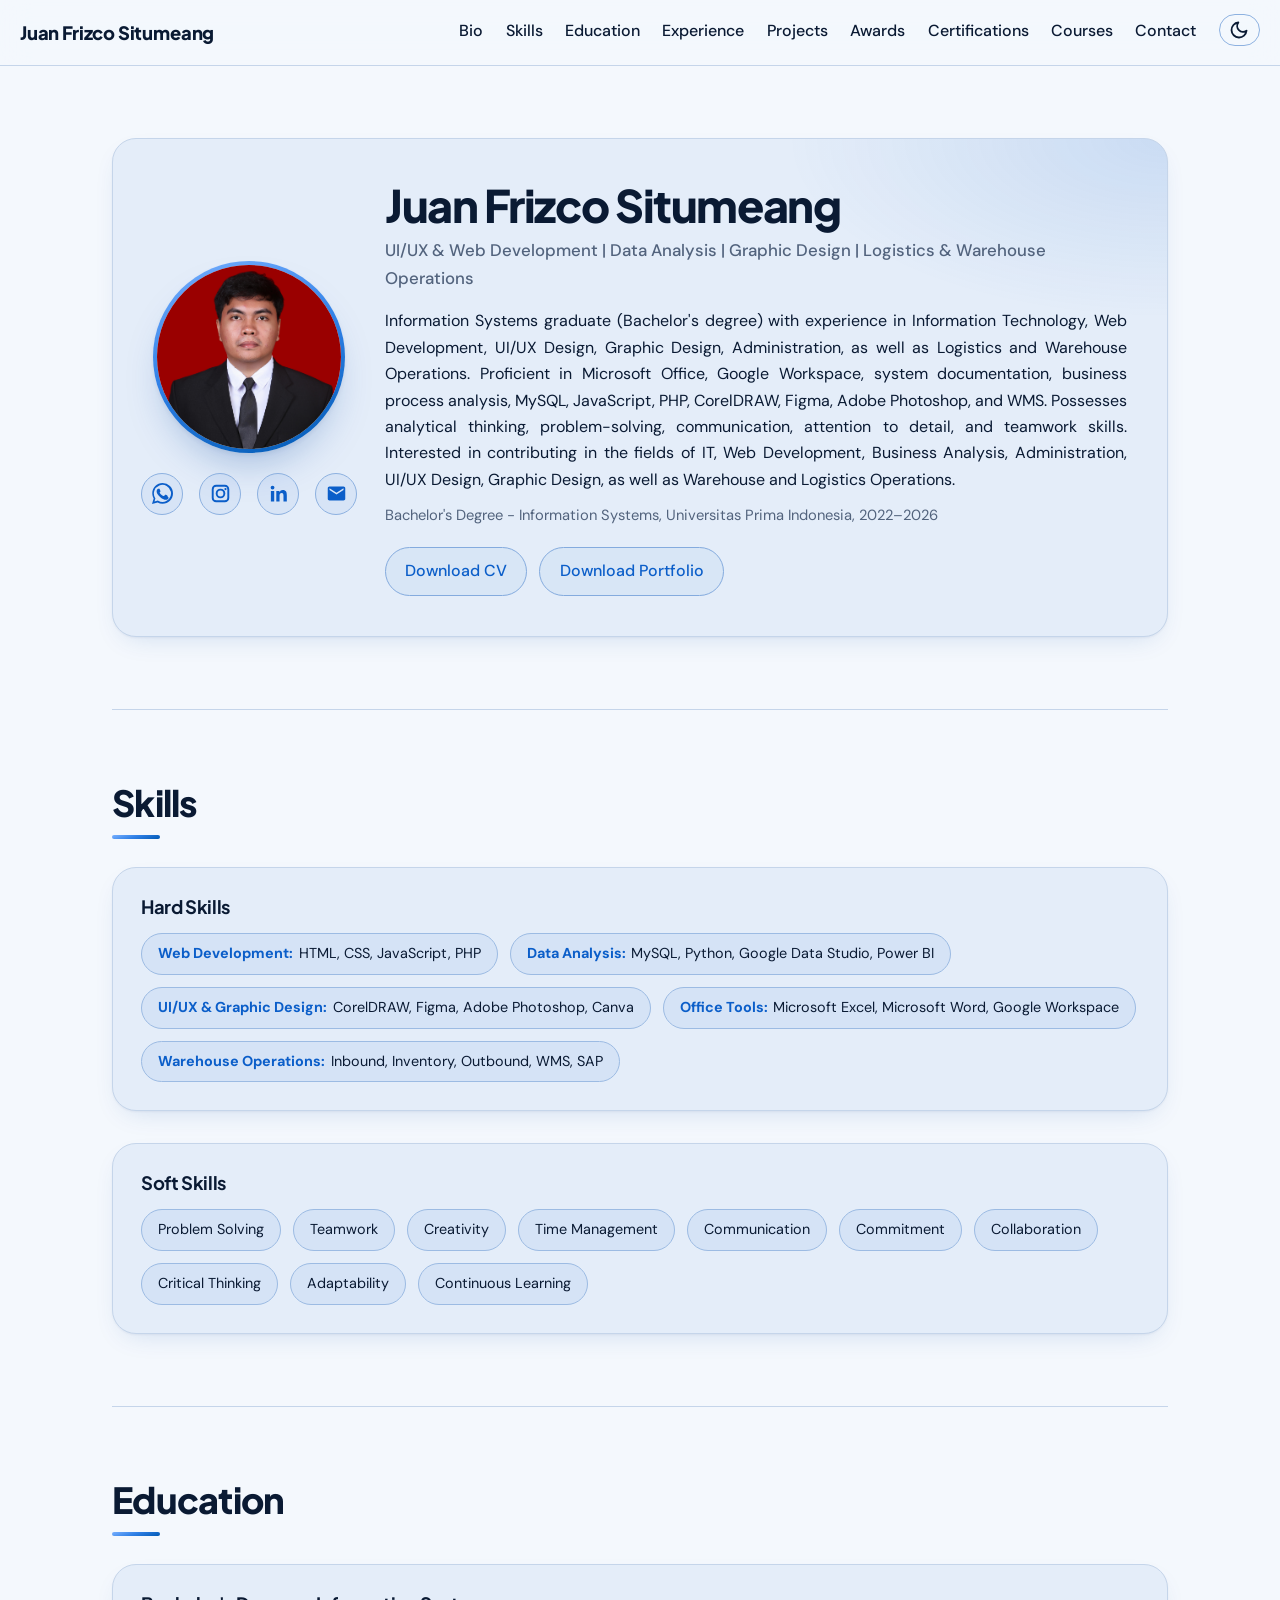
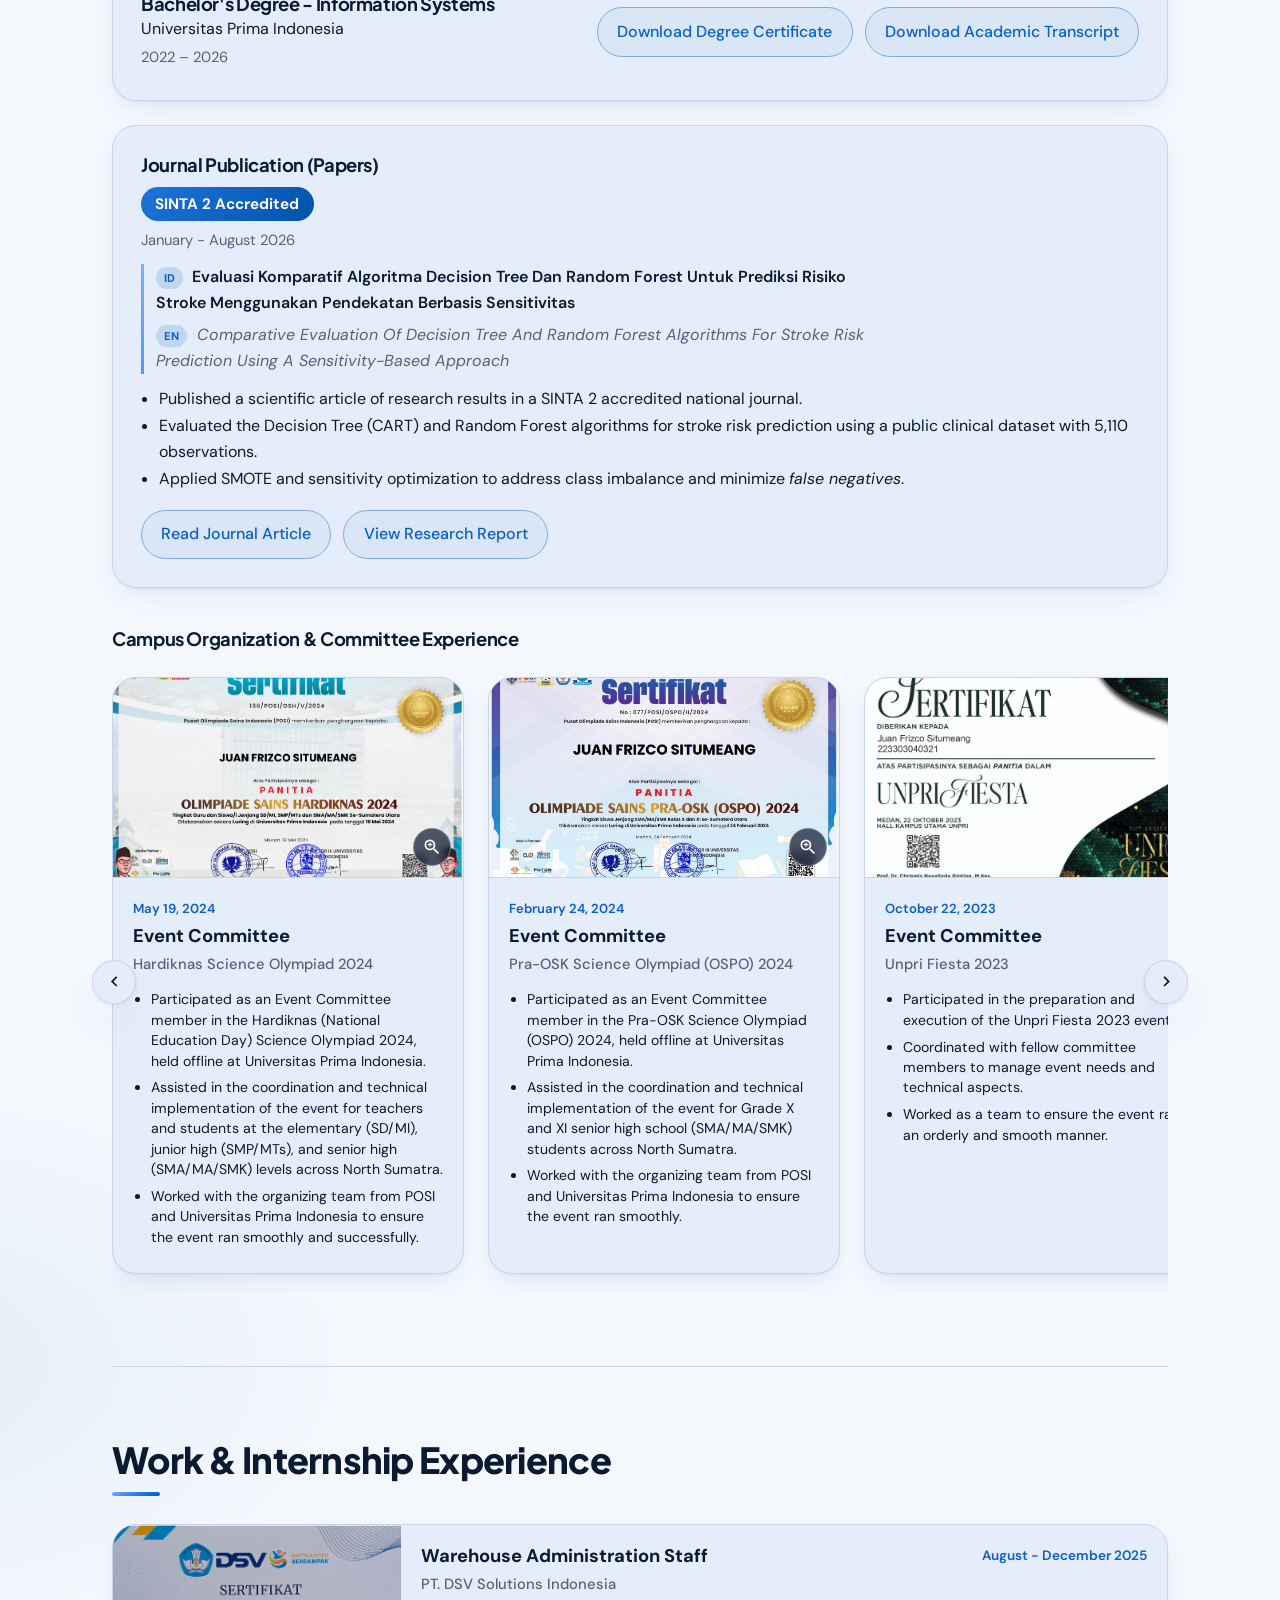
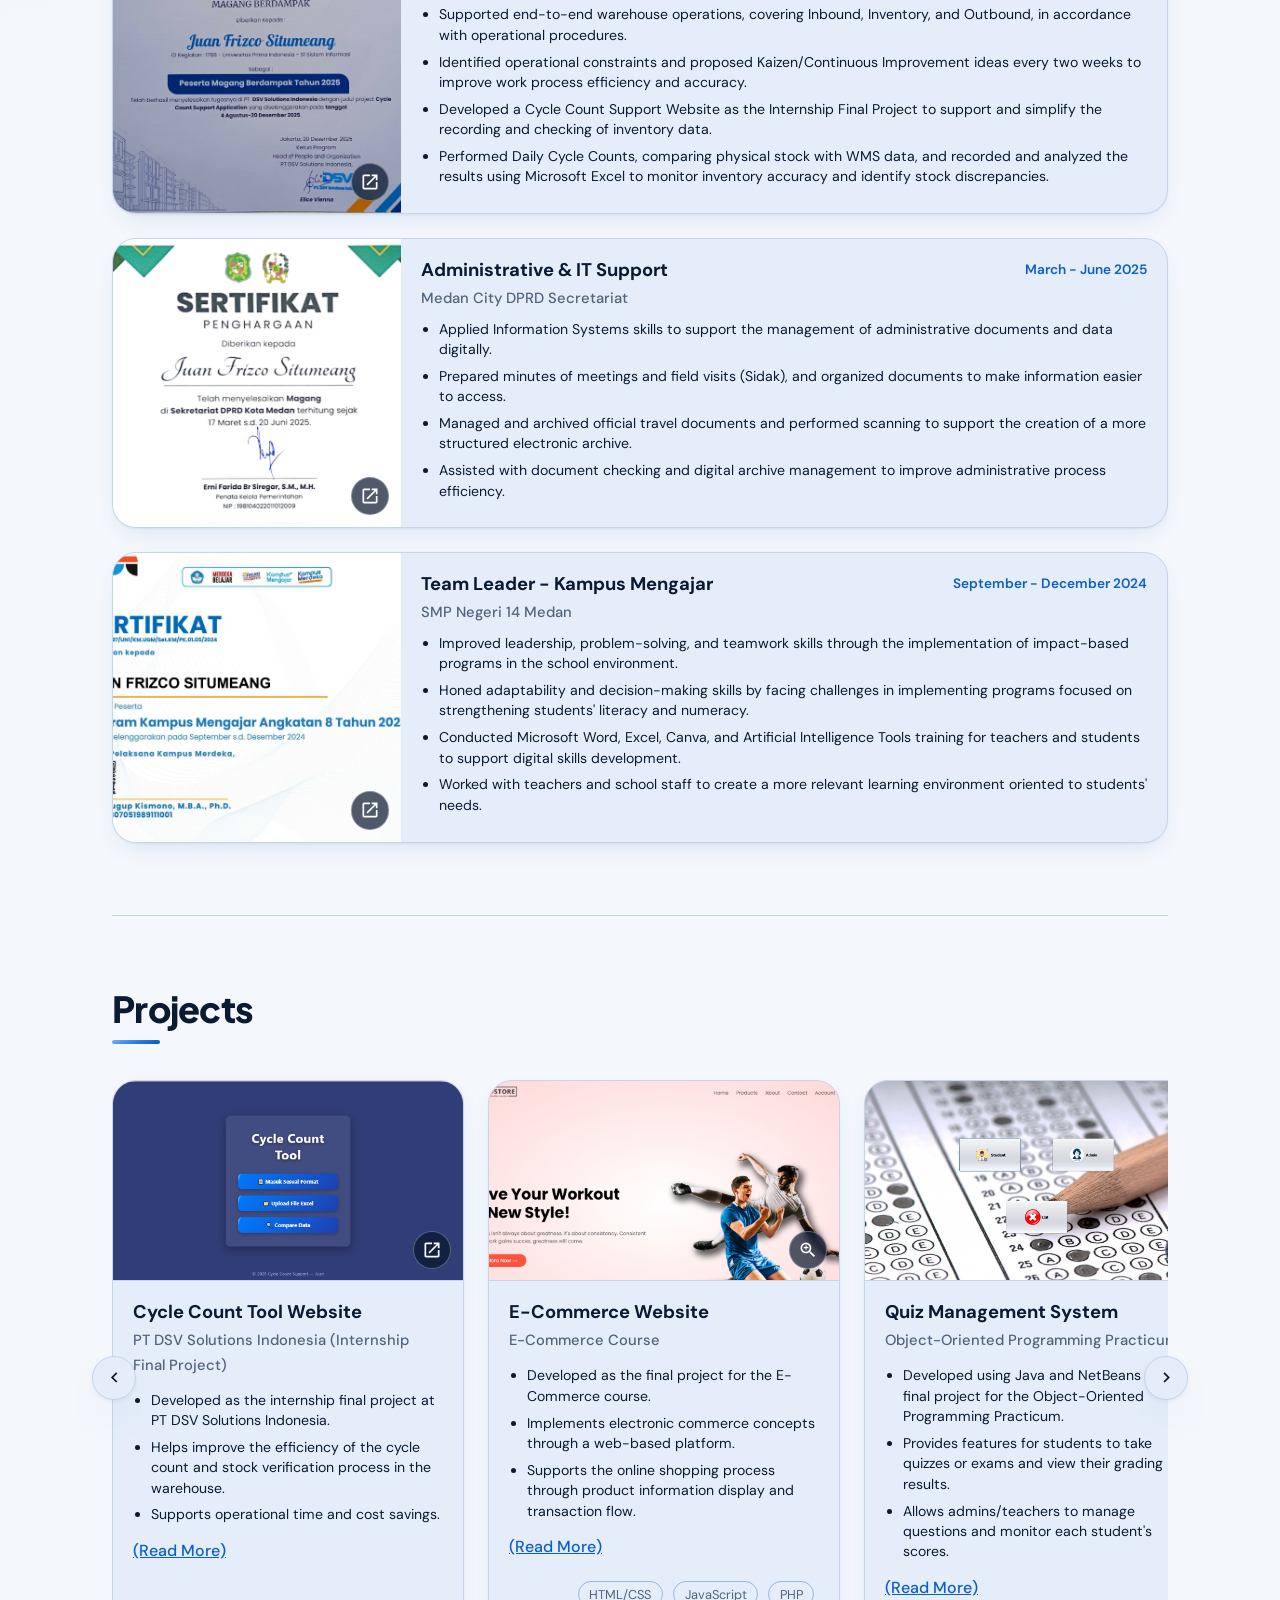
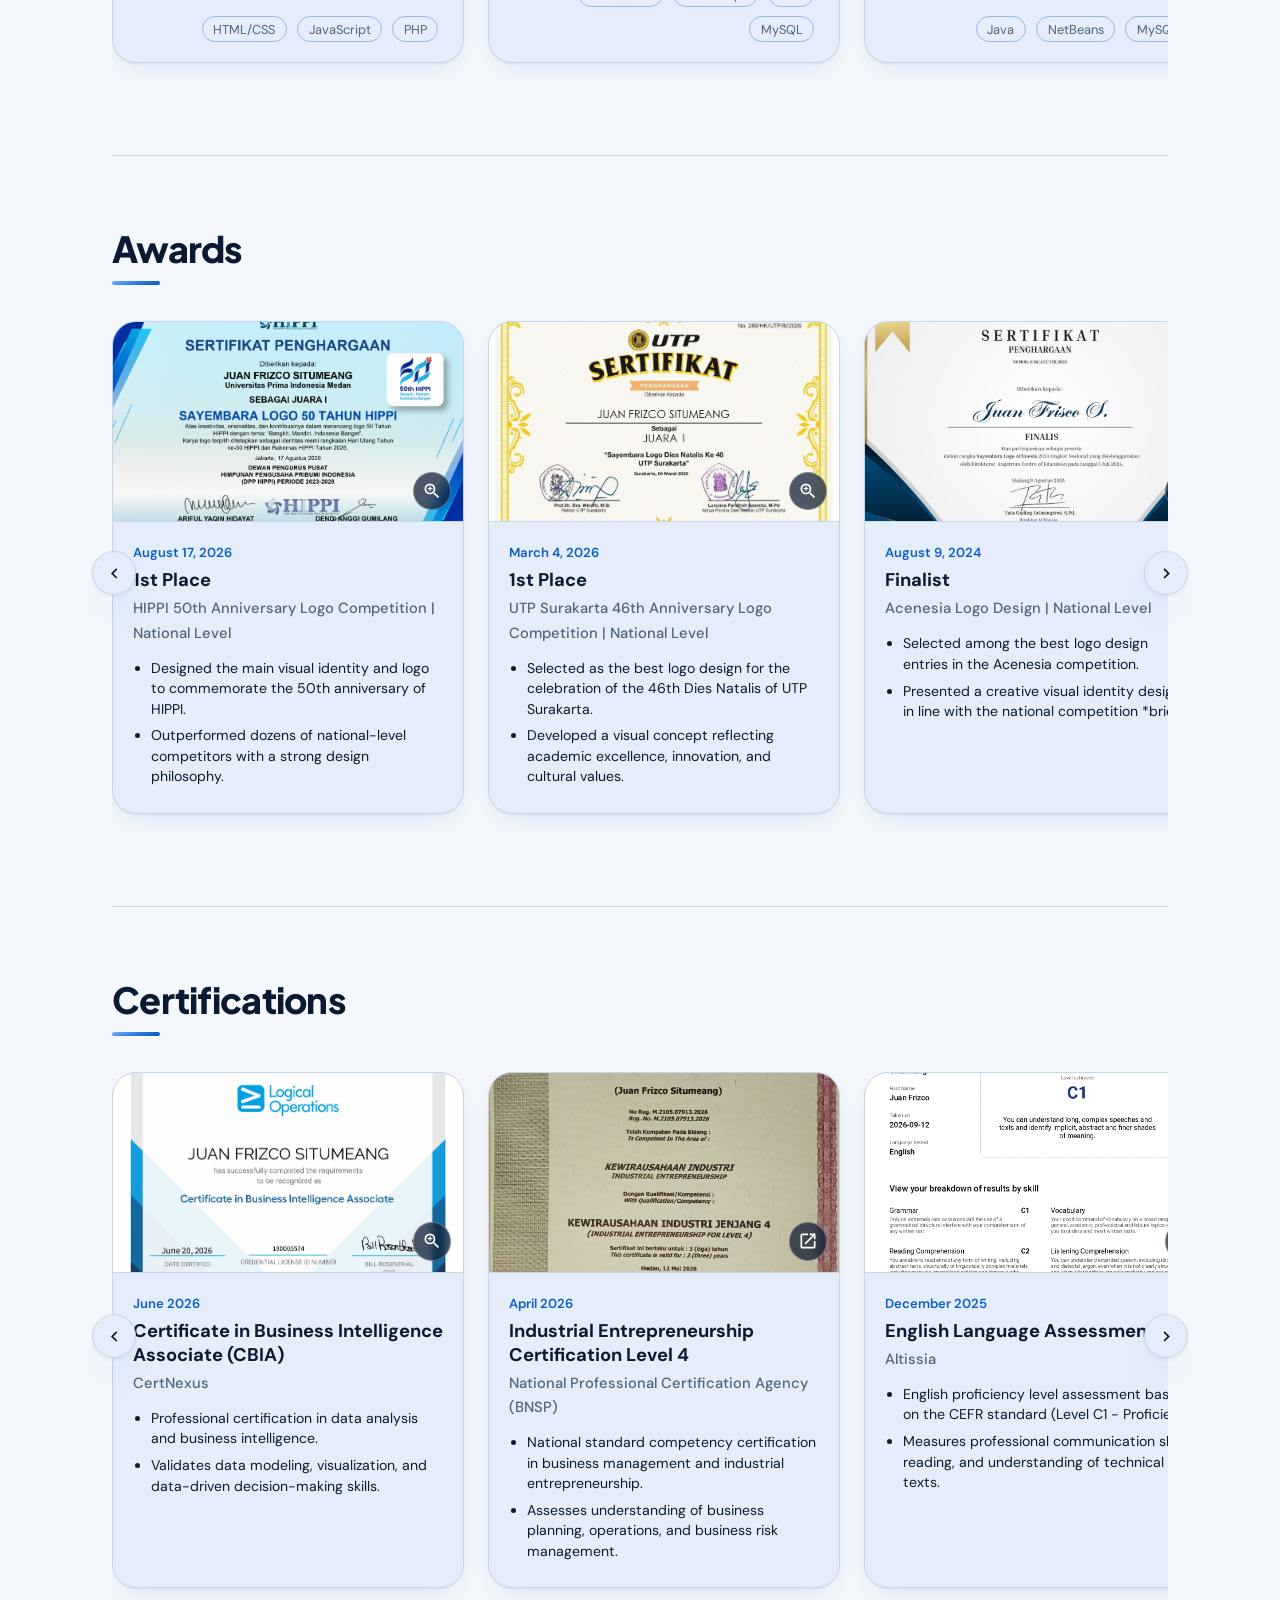
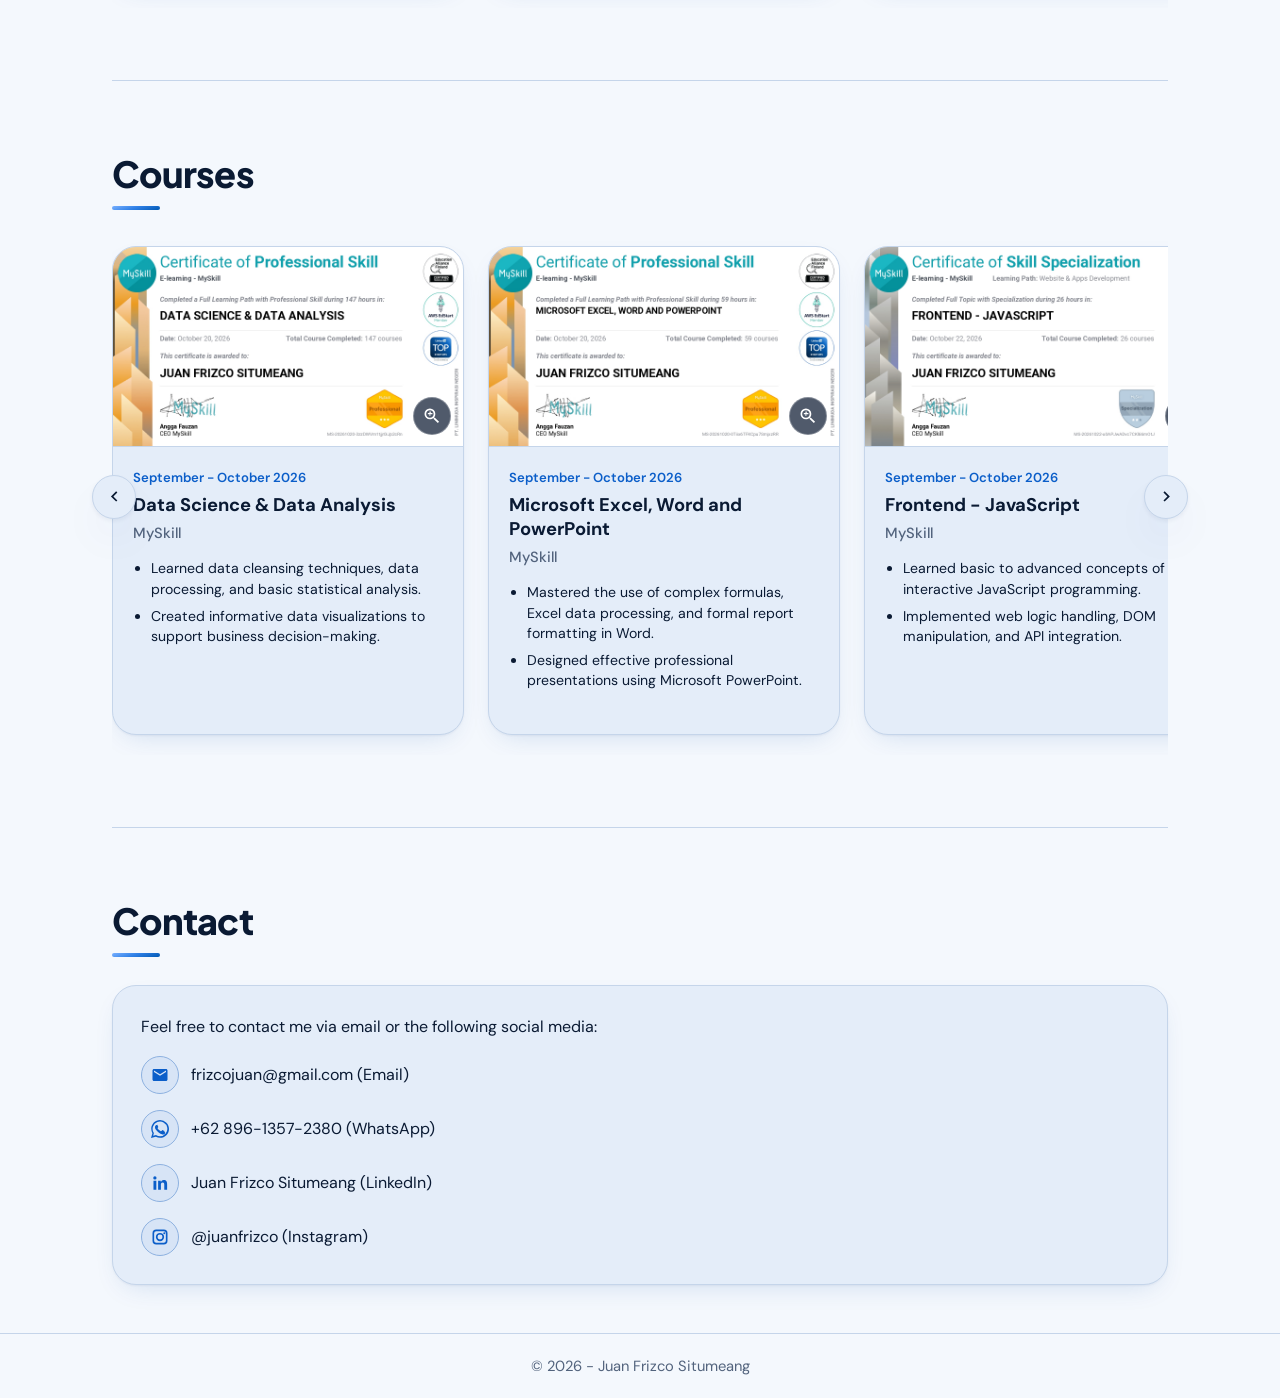
<file: index.html>
<!DOCTYPE html>
<html lang="en">
<head>
<meta charset="utf-8">
<meta name="viewport" content="width=device-width, initial-scale=1">
<title>Juan Frizco Situmeang | Portfolio </title>
<meta name="description" content="Portfolio of Juan Frizco Situmeang">
<link rel="icon" type="image/png" href="logojuone.png">
<link rel="preconnect" href="https://fonts.googleapis.com">
<link rel="preconnect" href="https://fonts.gstatic.com" crossorigin>
<link href="https://fonts.googleapis.com/css2?family=Plus+Jakarta+Sans:wght@600;700;800&family=DM+Sans:wght@400;500;700&display=swap" rel="stylesheet">
<link rel="stylesheet" href="style.css">
</head>
<body>

<header>
  <div class="bar">
    <a class="brand" href="#bio"> Juan Frizco Situmeang</a>
    <nav aria-label="Main navigation">
      <ul>
        <li><a href="#bio">Bio</a></li>
        <li><a href="#skills">Skills</a></li>
        <li><a href="#education">Education</a></li>
        <li><a href="#experience">Experience</a></li>
        <li><a href="#projects">Projects</a></li>
        <li><a href="#awards">Awards</a></li>
        <li><a href="#certificates">Certifications</a></li>
        <li><a href="#courses">Courses</a></li>
        <li><a href="#contact">Contact</a></li>
        <!-- Dark/Light Mode Button -->
        <li>
          <button id="themeToggle" class="theme-toggle-btn" aria-label="Toggle Theme" title="Toggle Theme">
            <span id="themeIcon" style="display: inline-flex; align-items: center; justify-content: center;">
              <svg viewBox="0 0 24 24" width="20" height="20" fill="none" stroke="currentColor" stroke-width="2.2" stroke-linecap="round" stroke-linejoin="round"><path d="M21 12.79A9 9 0 1 1 11.21 3 7 7 0 0 0 21 12.79z"/></svg>
            </span>
          </button>
        </li>
      </ul>
    </nav>
  </div>
</header>

<main>

<section id="bio">
    <div class="info-card">
      <div class="profile">
        
        <!-- Left Column: Avatar Photo & Social Media Icons -->
        <div class="profile-left">
          <div class="avatar">
            <img src="unnamed.jpg" alt="Photo of Juan">
          </div>

          <div class="social-links" aria-label="Social media">
            <a href="https://wa.me/6289613572380" target="_blank" rel="noopener noreferrer" aria-label="WhatsApp" title="WhatsApp">
              <svg viewBox="0 0 24 24" aria-hidden="true">
                <path d="M20.5 3.5A11.8 11.8 0 0 0 12.1 0C5.6 0 .3 5.3.3 11.8c0 2.1.6 4.2 1.6 6L0 24l6.4-1.7a12 12 0 0 0 5.7 1.4h.1c6.5 0 11.8-5.3 11.8-11.8 0-3.2-1.3-6.2-3.5-8.4ZM12.1 21.7a9.8 9.8 0 0 1-5-1.4l-.4-.2-3.8 1 1-3.7-.3-.4a9.8 9.8 0 1 1 8.5 4.7Zm5.4-7.3c-.3-.2-1.7-.9-2-.9-.3-.1-.5-.2-.7.2-.2.3-.8.9-1 1.1-.2.2-.4.2-.7.1-1.9-.9-3.1-1.7-4.3-3.8-.3-.5.3-.5.8-1.5.1-.2 0-.4 0-.6l-.9-2.1c-.2-.5-.5-.4-.7-.4h-.6c-.2 0-.6.1-.9.4-.3.3-1.2 1.2-1.2 2.8s1.2 3.2 1.4 3.4c.2.2 2.4 3.7 5.9 5.2 2.2 1 3.1 1.1 4.2.9.7-.1 1.7-.7 1.9-1.4.2-.7.2-1.3.1-1.4-.1-.2-.3-.3-.6-.5Z"/>
              </svg>
            </a>
            <a href="https://www.instagram.com/juanfrizco/" target="_blank" rel="noopener noreferrer" aria-label="Instagram" title="Instagram">
              <svg viewBox="0 0 24 24" aria-hidden="true">
                <path d="M7 2h10a5 5 0 0 1 5 5v10a5 5 0 0 1-5 5H7a5 5 0 0 1-5-5V7a5 5 0 0 1 5-5Zm0 2.2A2.8 2.8 0 0 0 4.2 7v10A2.8 2.8 0 0 0 7 19.8h10a2.8 2.8 0 0 0 2.8-2.8V7A2.8 2.8 0 0 0 17 4.2H7Zm5 2.3a5.5 5.5 0 1 1 0 11 5.5 5.5 0 0 1 0-11Zm0 2.2a3.3 3.3 0 1 0 0 6.6 3.3 3.3 0 0 0 0-6.6Zm5.7-3.1a1.3 1.3 0 1 1 0 2.6 1.3 1.3 0 0 1 0-2.6Z"/>
              </svg>
            </a>
            <a href="https://www.linkedin.com/in/juan-frizco-situmeang" target="_blank" rel="noopener noreferrer" aria-label="LinkedIn" title="LinkedIn">
              <svg viewBox="0 0 24 24" aria-hidden="true">
                <path d="M5.2 3a2.2 2.2 0 1 1 0 4.4 2.2 2.2 0 0 1 0-4.4ZM3.3 9h3.8v12H3.3V9Zm6.2 0h3.6v1.6h.1A4 4 0 0 1 16.8 8c4 0 4.7 2.6 4.7 6V21h-3.8v-6.2c0-1.5 0-3.4-2.1-3.4s-2.4 1.6-2.4 3.3V21H9.5V9Z"/>
              </svg>
            </a>
            <a href="https://mail.google.com/mail/?view=cm&fs=1&to=frizcojuan@gmail.com" target="_blank" rel="noopener noreferrer" aria-label="Email" title="Email">
              <svg viewBox="0 0 24 24" aria-hidden="true">
                <path d="M20 4H4c-1.1 0-1.99.9-1.99 2L2 18c0 1.1.9 2 2 2h16c1.1 0 2-.9 2-2V6c0-1.1-.9-2-2-2zm0 4l-8 5-8-5V6l8 5 8-5v2z"/>
              </svg>
            </a>
          </div>
        </div>

        <!-- Right Column: Profile Description & Download Buttons -->
        <div class="profile-content">
          <h1>Juan Frizco Situmeang</h1>
          <p class="role">UI/UX & Web Development | Data Analysis | Graphic Design | Logistics & Warehouse Operations</p>
          <p style="text-align: justify;">
              Information Systems graduate (Bachelor's degree) with experience in Information Technology, Web Development, UI/UX Design, Graphic Design, Administration, as well as Logistics and Warehouse Operations. Proficient in Microsoft Office, Google Workspace, system documentation, business process analysis, MySQL, JavaScript, PHP, CorelDRAW, Figma, Adobe Photoshop, and WMS. Possesses analytical thinking, problem-solving, communication, attention to detail, and teamwork skills. Interested in contributing in the fields of IT, Web Development, Business Analysis, Administration, UI/UX Design, Graphic Design, as well as Warehouse and Logistics Operations.
          </p>
          <p class="meta">Bachelor's Degree - Information Systems, Universitas Prima Indonesia, 2022–2026</p>

        <div class="download-links" aria-label="Download profile documents">
          <a href="CV_JuanFrizcoSitumeang_.pdf" class="download-btn" target="_blank" rel="noopener noreferrer">Download CV</a>
          <a href="portfolio.pdf" class="download-btn" target="_blank" rel="noopener noreferrer">Download Portfolio</a>
        </div>
        </div>

      </div>
    </div>
  </section>

<section id="skills">
    <h2>Skills</h2>
    <div class="skills-container">
      
      <!-- Hard Skills Bubble Card -->
      <div class="info-card">
        <h3>Hard Skills</h3>
        <div class="badge-wrapper" style="margin-top: 1rem;">
          <span class="skill-badge"><strong>Web Development:</strong> HTML, CSS, JavaScript, PHP</span>
          <span class="skill-badge"><strong>Data Analysis:</strong> MySQL, Python, Google Data Studio, Power BI</span>
          <span class="skill-badge"><strong>UI/UX & Graphic Design:</strong>CorelDRAW, Figma, Adobe Photoshop, Canva</span>
          <span class="skill-badge"><strong>Office Tools:</strong> Microsoft Excel, Microsoft Word, Google Workspace</span>
          <span class="skill-badge"><strong>Warehouse Operations:</strong> Inbound, Inventory, Outbound, WMS, SAP</span>
        </div>
      </div>

      <!-- Soft Skills Bubble Card -->
      <div class="info-card">
        <h3>Soft Skills</h3>
        <div class="badge-wrapper" style="margin-top: 1rem;">
          <span class="skill-badge">Problem Solving</span>
          <span class="skill-badge">Teamwork</span>
          <span class="skill-badge">Creativity</span>
          <span class="skill-badge">Time Management</span>
          <span class="skill-badge">Communication</span>
          <span class="skill-badge">Commitment</span>
          <span class="skill-badge">Collaboration</span>
          <span class="skill-badge">Critical Thinking</span>
          <span class="skill-badge">Adaptability</span>
          <span class="skill-badge">Continuous Learning</span>
        </div>
      </div>
    </div>
  </section>

<section id="education">
    <h2>Education</h2>
    
    <div style="display: flex; flex-direction: column; gap: 1.5rem;">
      
      <!-- Formal Education Bubble Card -->
      <div class="info-card">
        <div class="edu-header">
          <div>
            <h3>Bachelor's Degree - Information Systems</h3>
            <p style="margin: 0.15rem 0 0.1rem 0;">Universitas Prima Indonesia</p>
            <div class="meta">2022 – 2026</div>
          </div>
          <div class="download-links" aria-label="Download academic documents">
            <a href="Sertifikat/Ijazah_JuanFrizco.pdf" class="download-btn" target="_blank" rel="noopener noreferrer">Download Degree Certificate </a>
            <a href="Sertifikat/Transkrip_Nilai_JuanFrizco.pdf" class="download-btn" target="_blank" rel="noopener noreferrer">Download Academic Transcript</a>
          </div>
        </div>
      </div>

      <!-- Journal Publication Bubble Card -->
      <div class="info-card">
        <h3 style="margin-bottom: 0.75rem;">Journal Publication (Papers)</h3>
        <div>
          <span class="sinta-badge">SINTA 2 Accredited</span>
          <div class="meta" style="margin-top: 0.4rem;">January - August 2026</div>

          <div class="journal-title-box">
            <p class="journal-title"><span class="lang-badge">ID</span> Evaluasi Komparatif Algoritma Decision Tree Dan Random Forest Untuk Prediksi Risiko Stroke Menggunakan Pendekatan Berbasis Sensitivitas</p>
            <p class="journal-title journal-en"><span class="lang-badge">EN</span> Comparative Evaluation Of Decision Tree And Random Forest Algorithms For Stroke Risk Prediction Using A Sensitivity-Based Approach</p>
          </div>
          <ul style="margin: 0.75rem 0; padding-left: 1.1rem;">
            <li>Published a scientific article of research results in a SINTA 2 accredited national journal.</li>
            <li>Evaluated the Decision Tree (CART) and Random Forest algorithms for stroke risk prediction using a public clinical dataset with 5,110 observations.</li>
            <li>Applied SMOTE and sensitivity optimization to address class imbalance and minimize <em>false negatives</em>.</li>
          </ul>

          <div class="download-links" style="margin-top: 1.1rem;">
            <a href="jurnal_juan.pdf" class="download-btn" target="_blank" rel="noopener noreferrer">Read Journal Article</a>
            <a href="https://perpustakaan.unprimdn.ac.id/research_reports/10580" class="download-btn" target="_blank" rel="noopener noreferrer">View Research Report</a>
          </div>
        </div>
      </div>

    </div>

    <!-- Campus Organization & Committee Experience Sub-section Slider -->
    <div style="margin-top: 2.5rem;">
      <h3>Campus Organization & Committee Experience</h3>
      
      <div class="carousel-wrapper">
        <button class="nav-arrow prev" id="prevBtn" aria-label="Scroll left" title="Previous">
          <svg viewBox="0 0 24 24"><path d="M15.41 7.41L14 6l-6 6 6 6 1.41-1.41L10.83 12z"/></svg>
        </button>

        <div class="carousel-container" id="orgCarousel">
          
      <div class="org-card">
        <div class="cert-img-container" onclick="openCertModal('Sertifikat/hardiknas.jpg')" role="button" tabindex="0" aria-label="View Hardiknas Science Olympiad 2024 Certificate">
          <img src="Sertifikat/hardiknas.jpg" alt="Hardiknas Science Olympiad 2024 Certificate" class="card-cert-img" onerror="this.src='https://via.placeholder.com/400x220?text=Sertifikat+Hardiknas'">
          <span class="zoom-btn" title="View full certificate">
            <svg viewBox="0 0 24 24" aria-hidden="true"><path d="M15.5 14h-.79l-.28-.27A6.471 6.471 0 0 0 16 9.5 6.5 6.5 0 1 0 9.5 16c1.61 0 3.09-.59 4.23-1.57l.27.28v.79l5 4.99L20.49 19l-4.99-5zm-6 0C7.01 14 5 11.99 5 9.5S7.01 5 9.5 5 14 7.01 14 9.5 11.99 14 9.5 14zm2.5-4h-2v2H9v-2H7V8.5h2v-2h1.5v2h2V10z"/></svg>
          </span>
        </div>
        <div class="card-body">
          <div class="card-date">May 19, 2024</div>
          <div class="card-title">Event Committee</div>
          <div class="card-subtitle">Hardiknas Science Olympiad 2024</div>
          <ul>
            <li>Participated as an Event Committee member in the Hardiknas (National Education Day) Science Olympiad 2024, held offline at Universitas Prima Indonesia.</li>
            <li>Assisted in the coordination and technical implementation of the event for teachers and students at the elementary (SD/MI), junior high (SMP/MTs), and senior high (SMA/MA/SMK) levels across North Sumatra.</li>
            <li>Worked with the organizing team from POSI and Universitas Prima Indonesia to ensure the event ran smoothly and successfully.</li>
          </ul>
        </div>
      </div>

      <!-- Card (Pra-OSK Science Olympiad 2024) -->
      <div class="org-card">
        <div class="cert-img-container" onclick="openCertModal('Sertifikat/posi.jpg')" role="button" tabindex="0" aria-label="View Pra-OSK Science Olympiad 2024 Certificate">
          <img src="Sertifikat/posi.jpg" alt="Pra-OSK Science Olympiad 2024 Certificate" class="card-cert-img" onerror="this.src='https://via.placeholder.com/400x220?text=Sertifikat+OSPO'">
          <span class="zoom-btn" title="View full certificate">
            <svg viewBox="0 0 24 24" aria-hidden="true"><path d="M15.5 14h-.79l-.28-.27A6.471 6.471 0 0 0 16 9.5 6.5 6.5 0 1 0 9.5 16c1.61 0 3.09-.59 4.23-1.57l.27.28v.79l5 4.99L20.49 19l-4.99-5zm-6 0C7.01 14 5 11.99 5 9.5S7.01 5 9.5 5 14 7.01 14 9.5 11.99 14 9.5 14zm2.5-4h-2v2H9v-2H7V8.5h2v-2h1.5v2h2V10z"/></svg>
          </span>
        </div>
        <div class="card-body">
          <div class="card-date">February 24, 2024</div>
          <div class="card-title">Event Committee</div>
          <div class="card-subtitle">Pra-OSK Science Olympiad (OSPO) 2024</div>
          <ul>
            <li>Participated as an Event Committee member in the Pra-OSK Science Olympiad (OSPO) 2024, held offline at Universitas Prima Indonesia.</li>
            <li>Assisted in the coordination and technical implementation of the event for Grade X and XI senior high school (SMA/MA/SMK) students across North Sumatra.</li>
            <li>Worked with the organizing team from POSI and Universitas Prima Indonesia to ensure the event ran smoothly.</li>
          </ul>
        </div>
      </div>

          <!-- Card 1 (With Zoom) -->
          <div class="org-card">
            <div class="cert-img-container" onclick="openCertModal('Sertifikat/Sertifikat_UnpriFiesta.jpg')">
              <img src="Sertifikat/Sertifikat_UnpriFiesta.jpg" alt="Unpri Fiesta 2023 Certificate" class="card-cert-img" onerror="this.src='https://via.placeholder.com/400x220?text=Sertifikat+Unpri+Fiesta'">
              <span class="zoom-btn" title="View full certificate">
                <svg viewBox="0 0 24 24"><path d="M15.5 14h-.79l-.28-.27A6.471 6.471 0 0 0 16 9.5 6.5 6.5 0 1 0 9.5 16c1.61 0 3.09-.59 4.23-1.57l.27.28v.79l5 4.99L20.49 19l-4.99-5zm-6 0C7.01 14 5 11.99 5 9.5S7.01 5 9.5 5 14 7.01 14 9.5 11.99 14 9.5 14zm2.5-4h-2v2H9v-2H7V8.5h2v-2h1.5v2h2V10z"/></svg>
              </span>
            </div>
            <div class="card-body">
              <div class="card-date">October 22, 2023</div>
              <div class="card-title">Event Committee</div>
              <div class="card-subtitle">Unpri Fiesta 2023</div>
              <ul>
                <li>Participated in the preparation and execution of the Unpri Fiesta 2023 event.</li>
                <li>Coordinated with fellow committee members to manage event needs and technical aspects.</li>
                <li>Worked as a team to ensure the event ran in an orderly and smooth manner.</li>
              </ul>
            </div>
          </div>

          <!-- Card 2 (Photo Retained, No Zoom) -->
          <div class="org-card">
            <div class="cert-img-container-static">
              <img src="Sertifikat/pamas.jpg" alt="PAMAS UNPRI Certificate" class="card-cert-img" onerror="this.src='https://via.placeholder.com/400x220?text=Sertifikat+PAMAS+UNPRI'">
            </div>
            <div class="card-body">
              <div class="card-date">June - August 2023</div>
              <div class="card-title">Graphic Design</div>
              <div class="card-subtitle">PAMAS Universitas Prima Indonesia</div>
              <ul>
                <li>Learned Web Programming, covering UI/UX Design, Front-End, and Back-End.</li>
                <li>Developed Data Analysis skills and visualization using various tools.</li>
                <li>Collaborated on technology projects to apply solutions and improve process efficiency.</li>
              </ul>
            </div>
          </div>

          <!-- Card 3 (Photo Retained, No Zoom) -->
          <div class="org-card">
            <div class="cert-img-container-static">
              <img src="Sertifikat/unpri_creative.png" alt="UNPRI Creative Certificate" class="card-cert-img" onerror="this.src='https://via.placeholder.com/400x220?text=Sertifikat+UNPRI+Creative'">
            </div>
            <div class="card-body">
              <div class="card-date">December 2022 – February 2023</div>
              <div class="card-title">Science and Technology Division</div>
              <div class="card-subtitle">UNPRI Creative</div>
              <ul>
                <li>Designed main posters for various events using CorelDRAW and Adobe Photoshop.</li>
                <li>Created graphic design materials, including posters, brochures, and social media content.</li>
                <li>Collaborated with the team to develop creative designs according to event needs while maintaining quality and timeliness.</li>
              </ul>
            </div>
          </div>

        </div>

        <button class="nav-arrow next" id="nextBtn" aria-label="Scroll right" title="Next">
          <svg viewBox="0 0 24 24"><path d="M10 6L8.59 7.41 13.17 12l-4.58 4.59L10 18l6-6z"/></svg>
        </button>
      </div>
    </div>
  </section>

<section id="experience">
    <h2>Work & Internship Experience</h2>
    
    <div class="exp-list">
      
      <!-- Experience 1 (PT DSV Solutions Indonesia) -->
      <div class="exp-card">
        <div class="exp-img-container" onclick="window.open('Sertifikat/SertifikatJuan_DSV.pdf', '_blank')">
          <img src="Sertifikat/sertifdsv.jpg" alt="PT DSV Solutions Indonesia Certificate" onerror="this.src='https://via.placeholder.com/400x260?text=Sertifikat+DSV'">
          <span class="zoom-btn" title="Open PDF Certificate">
            <svg viewBox="0 0 24 24"><path d="M19 19H5V5h7V3H5c-1.11 0-2 .9-2 2v14c0 1.1.89 2 2 2h14c1.1 0 2-.9 2-2v-7h-2v7zM14 3v2h3.59l-9.83 9.83 1.41 1.41L19 6.41V10h2V3h-7z"/></svg>
          </span>
        </div>
        <div class="card-body">
          <div class="exp-header">
            <div>
              <div class="card-title">Warehouse Administration Staff</div>
              <div class="card-subtitle" style="margin-bottom: 0;">PT. DSV Solutions Indonesia</div>
            </div>
            <div class="exp-date">August - December 2025</div>
          </div>
          <ul>
            <li>Supported end-to-end warehouse operations, covering Inbound, Inventory, and Outbound, in accordance with operational procedures.</li>
            <li>Identified operational constraints and proposed Kaizen/Continuous Improvement ideas every two weeks to improve work process efficiency and accuracy.</li>
            <li>Developed a Cycle Count Support Website as the Internship Final Project to support and simplify the recording and checking of inventory data.</li>
            <li>Performed Daily Cycle Counts, comparing physical stock with WMS data, and recorded and analyzed the results using Microsoft Excel to monitor inventory accuracy and identify stock discrepancies.</li>
          </ul>
        </div>
      </div>

      <!-- Experience 2 (Medan City DPRD Secretariat) -->
      <div class="exp-card">
        <div class="exp-img-container" onclick="window.open('Sertifikat/Sertifikat_Juan_DPRD.pdf', '_blank')">
          <img src="Sertifikat/DPRD.jpg" alt="Medan City DPRD Certificate" onerror="this.src='https://via.placeholder.com/400x260?text=Sertifikat+DPRD'">
          <span class="zoom-btn" title="Open PDF Certificate">
            <svg viewBox="0 0 24 24"><path d="M19 19H5V5h7V3H5c-1.11 0-2 .9-2 2v14c0 1.1.89 2 2 2h14c1.1 0 2-.9 2-2v-7h-2v7zM14 3v2h3.59l-9.83 9.83 1.41 1.41L19 6.41V10h2V3h-7z"/></svg>
          </span>
        </div>
        <div class="card-body">
          <div class="exp-header">
            <div>
              <div class="card-title">Administrative & IT Support</div>
              <div class="card-subtitle" style="margin-bottom: 0;">Medan City DPRD Secretariat</div>
            </div>
            <div class="exp-date">March - June 2025</div>
          </div>
          <ul>
            <li>Applied Information Systems skills to support the management of administrative documents and data digitally.</li>
            <li>Prepared minutes of meetings and field visits (Sidak), and organized documents to make information easier to access.</li>
            <li>Managed and archived official travel documents and performed scanning to support the creation of a more structured electronic archive.</li>
            <li>Assisted with document checking and digital archive management to improve administrative process efficiency.</li>
          </ul>
        </div>
      </div>

      <!-- Experience 3 (Kampus Mengajar - SMP Negeri 14 Medan) -->
      <div class="exp-card">
        <div class="exp-img-container" onclick="window.open('Sertifikat/Sertifikat_Kampus.pdf', '_blank')">
          <img src="Sertifikat/kampusmengajar.jpg" alt="Kampus Mengajar Certificate" onerror="this.src='https://via.placeholder.com/400x260?text=Sertifikat+Kampus+Mengajar'">
          <span class="zoom-btn" title="Open PDF Certificate">
            <svg viewBox="0 0 24 24"><path d="M19 19H5V5h7V3H5c-1.11 0-2 .9-2 2v14c0 1.1.89 2 2 2h14c1.1 0 2-.9 2-2v-7h-2v7zM14 3v2h3.59l-9.83 9.83 1.41 1.41L19 6.41V10h2V3h-7z"/></svg>
          </span>
        </div>
        <div class="card-body">
          <div class="exp-header">
            <div>
              <div class="card-title">Team Leader - Kampus Mengajar</div>
              <div class="card-subtitle" style="margin-bottom: 0;">SMP Negeri 14 Medan</div>
            </div>
            <div class="exp-date">September - December 2024</div>
          </div>
          <ul>
            <li>Improved leadership, problem-solving, and teamwork skills through the implementation of impact-based programs in the school environment.</li>
            <li>Honed adaptability and decision-making skills by facing challenges in implementing programs focused on strengthening students' literacy and numeracy.</li>
            <li>Conducted Microsoft Word, Excel, Canva, and Artificial Intelligence Tools training for teachers and students to support digital skills development.</li>
            <li>Worked with teachers and school staff to create a more relevant learning environment oriented to students' needs.</li>
          </ul>
        </div>
      </div>

    </div>
  </section>

<section id="projects">
    <h2>Projects</h2>
    
    <div class="carousel-wrapper">
      <button class="nav-arrow prev" id="projectPrevBtn" aria-label="Scroll left" title="Previous">
        <svg viewBox="0 0 24 24"><path d="M15.41 7.41L14 6l-6 6 6 6 1.41-1.41L10.83 12z"/></svg>
      </button>

      <div class="carousel-container" id="projectCarousel">
        
        <!-- Project 1 -->
        <div class="org-card">
          <div class="cert-img-container" onclick="window.open('https://mdncyclecountsupport.netlify.app/index.html', '_blank')">
            <img src="Gambar/dsv1.jpg" alt="Cycle Count Tool Website" class="card-cert-img" onerror="this.src='https://via.placeholder.com/400x220?text=Website+Cycle+Count+Tool'">
            <span class="zoom-btn" title="Visit Website">
              <svg viewBox="0 0 24 24"><path d="M19 19H5V5h7V3H5c-1.11 0-2 .9-2 2v14c0 1.1.89 2 2 2h14c1.1 0 2-.9 2-2v-7h-2v7zM14 3v2h3.59l-9.83 9.83 1.41 1.41L19 6.41V10h2V3h-7z"/></svg>
            </span>
          </div>
          <div class="card-body">
            <div class="card-title">Cycle Count Tool Website</div>
            <div class="card-subtitle">PT DSV Solutions Indonesia (Internship Final Project)</div>
            <ul>
              <li>Developed as the internship final project at PT DSV Solutions Indonesia.</li>
              <li>Helps improve the efficiency of the cycle count and stock verification process in the warehouse.</li>
              <li>Supports operational time and cost savings.</li>
            </ul>
            <p style="margin: 0.4rem 0 0 0;"><a href="project1.html">(Read More)</a></p>
            <div style="display: flex; justify-content: flex-end; align-items: center; gap: 0.35rem; flex-wrap: wrap; margin-top: auto; padding-top: 0.75rem;">
              <span class="tag">HTML/CSS</span>
              <span class="tag">JavaScript</span>
              <span class="tag">PHP</span>
            </div>
          </div>
        </div>

        <!-- Project 2 -->
        <div class="org-card">
          <div class="cert-img-container" onclick="openGalleryModal(['Gambar/Ecommerce1.png', 'Gambar/Ecommerce2.png', 'Gambar/Ecommerce3.png'])">
            <img src="Gambar/Ecommerce1.png" alt="E-Commerce Website" class="card-cert-img" onerror="this.src='https://via.placeholder.com/400x220?text=Website+E-Commerce'">
            <span class="zoom-btn" title="View Project Gallery">
              <svg viewBox="0 0 24 24"><path d="M15.5 14h-.79l-.28-.27A6.471 6.471 0 0 0 16 9.5 6.5 6.5 0 1 0 9.5 16c1.61 0 3.09-.59 4.23-1.57l.27.28v.79l5 4.99L20.49 19l-4.99-5zm-6 0C7.01 14 5 11.99 5 9.5S7.01 5 9.5 5 14 7.01 14 9.5 11.99 14 9.5 14zm2.5-4h-2v2H9v-2H7V8.5h2v-2h1.5v2h2V10z"/></svg>
            </span>
          </div>
          <div class="card-body">
            <div class="card-title">E-Commerce Website</div>
            <div class="card-subtitle">E-Commerce Course</div>
            <ul>
              <li>Developed as the final project for the E-Commerce course.</li>
              <li>Implements electronic commerce concepts through a web-based platform.</li>
              <li>Supports the online shopping process through product information display and transaction flow.</li>
            </ul>
            <p style="margin: 0.4rem 0 0 0;"><a href="project2.html">(Read More)</a></p>
            <div style="display: flex; justify-content: flex-end; align-items: center; gap: 0.35rem; flex-wrap: wrap; margin-top: auto; padding-top: 0.75rem;">
              <span class="tag">HTML/CSS</span>
              <span class="tag">JavaScript</span>
              <span class="tag">PHP</span>
              <span class="tag">MySQL</span>
            </div>
          </div>
        </div>

        <!-- Project 3 -->
        <div class="org-card">
          <div class="cert-img-container" onclick="openGalleryModal(['Gambar/java1.png', 'Gambar/java2.png', 'Gambar/java4.png', 'Gambar/java5.png', 'Gambar/java6.png', 'Gambar/java7.png', 'Gambar/java8.png'])">
            <img src="Gambar/java1.png" alt="Quiz Management System" class="card-cert-img" onerror="this.src='https://via.placeholder.com/400x220?text=Sistem+Manajemen+Kuis'">
            <span class="zoom-btn" title="View Project Gallery">
              <svg viewBox="0 0 24 24"><path d="M15.5 14h-.79l-.28-.27A6.471 6.471 0 0 0 16 9.5 6.5 6.5 0 1 0 9.5 16c1.61 0 3.09-.59 4.23-1.57l.27.28v.79l5 4.99L20.49 19l-4.99-5zm-6 0C7.01 14 5 11.99 5 9.5S7.01 5 9.5 5 14 7.01 14 9.5 14zm2.5-4h-2v2H9v-2H7V8.5h2v-2h1.5v2h2V10z"/></svg>
            </span>
          </div>
          <div class="card-body">
            <div class="card-title">Quiz Management System</div>
            <div class="card-subtitle">Object-Oriented Programming Practicum</div>
            <ul>
              <li>Developed using Java and NetBeans as the final project for the Object-Oriented Programming Practicum.</li>
              <li>Provides features for students to take quizzes or exams and view their grading results.</li>
              <li>Allows admins/teachers to manage questions and monitor each student's scores.</li>
            </ul>
            <p style="margin: 0.4rem 0 0 0;"><a href="project3.html">(Read More)</a></p>
            <div style="display: flex; justify-content: flex-end; align-items: center; gap: 0.35rem; flex-wrap: wrap; margin-top: auto; padding-top: 0.75rem;">
              <span class="tag">Java</span>
              <span class="tag">NetBeans</span>
              <span class="tag">MySQL</span>
            </div>
          </div>
        </div>

        <!-- Project 4 -->
        <div class="org-card">
          <div class="cert-img-container" onclick="window.open('https://www.figma.com/design/m0tF1Vtq6NB3T04qX38SyQ/E-Learning?node-id=0-1&t=rjaLMO5j1XRFnh5p-0', '_blank')">
            <img src="Gambar/Andro1.jpg" alt="UI/UX Design of a Mobile Programming Learning App" class="card-cert-img" onerror="this.src='https://via.placeholder.com/400x220?text=UI%2FUX+Belajar+Mobile'">
            <span class="zoom-btn" title="Visit Project Link">
              <svg viewBox="0 0 24 24"><path d="M19 19H5V5h7V3H5c-1.11 0-2 .9-2 2v14c0 1.1.89 2 2 2h14c1.1 0 2-.9 2-2v-7h-2v7zM14 3v2h3.59l-9.83 9.83 1.41 1.41L19 6.41V10h2V3h-7z"/></svg>
            </span>
          </div>
          <div class="card-body">
            <div class="card-title">UI/UX Design of a Mobile Programming Learning App</div>
            <div class="card-subtitle">Mobile Programming Practicum (Java Android)</div>
            <ul>
              <li>Designed as the final project for the Java Android-based Mobile Programming Practicum course.</li>
              <li>Covers user interface (UI) design and user experience (UX) design.</li>
            </ul>
            <p style="margin: 0.4rem 0 0 0;"><a href="project4.html">(Read More)</a></p>
            <div style="display: flex; justify-content: flex-end; align-items: center; gap: 0.35rem; flex-wrap: wrap; margin-top: auto; padding-top: 0.75rem;">
              <span class="tag">Figma</span>
              <span class="tag">Android Studio</span>
              <span class="tag">Java</span>
            </div>
          </div>
        </div>

      </div>

      <button class="nav-arrow next" id="projectNextBtn" aria-label="Scroll right" title="Next">
        <svg viewBox="0 0 24 24"><path d="M10 6L8.59 7.41 13.17 12l-4.58 4.59L10 18l6-6z"/></svg>
      </button>
    </div>
  </section>

<section id="awards">
    <h2>Awards</h2>
    
    <div class="carousel-wrapper">
      <button class="nav-arrow prev" id="awardPrevBtn" aria-label="Scroll left" title="Previous">
        <svg viewBox="0 0 24 24"><path d="M15.41 7.41L14 6l-6 6 6 6 1.41-1.41L10.83 12z"/></svg>
      </button>

      <div class="carousel-container" id="awardCarousel">
        
        <!-- Award 1 (1st Place HIPPI Logo) -->
        <div class="org-card">
          <div class="cert-img-container" onclick="openCertModal('Sertifikat/HIPPI_Sertifikat.jpg')">
            <img src="Sertifikat/HIPPI_Sertifikat.jpg" alt="1st Place HIPPI Logo" class="card-cert-img" onerror="this.src='https://via.placeholder.com/400x220?text=Juara+1+Logo+HIPPI'">
            <span class="zoom-btn" title="View full certificate">
              <svg viewBox="0 0 24 24"><path d="M15.5 14h-.79l-.28-.27A6.471 6.471 0 0 0 16 9.5 6.5 6.5 0 1 0 9.5 16c1.61 0 3.09-.59 4.23-1.57l.27.28v.79l5 4.99L20.49 19l-4.99-5zm-6 0C7.01 14 5 11.99 5 9.5S7.01 5 9.5 5 14 7.01 14 9.5 11.99 14 9.5 14zm2.5-4h-2v2H9v-2H7V8.5h2v-2h1.5v2h2V10z"/></svg>
            </span>
          </div>
          <div class="card-body">
            <div class="card-date">August 17, 2026</div>
            <div class="card-title">1st Place</div>
            <div class="card-subtitle">HIPPI 50th Anniversary Logo Competition | National Level</div>
            <ul>
              <li>Designed the main visual identity and logo to commemorate the 50th anniversary of HIPPI.</li>
              <li>Outperformed dozens of national-level competitors with a strong design philosophy.</li>
            </ul>
          </div>
        </div>

        <!-- Award 2 (1st Place UTP Surakarta Logo) -->
        <div class="org-card">
          <div class="cert-img-container" onclick="openCertModal('Sertifikat/UTP_Surakarta.jpg')">
            <img src="Sertifikat/UTP_Surakarta.jpg" alt="1st Place UTP Surakarta Logo" class="card-cert-img" onerror="this.src='https://via.placeholder.com/400x220?text=Juara+1+UTP+Surakarta'">
            <span class="zoom-btn" title="View full certificate">
              <svg viewBox="0 0 24 24"><path d="M15.5 14h-.79l-.28-.27A6.471 6.471 0 0 0 16 9.5 6.5 6.5 0 1 0 9.5 16c1.61 0 3.09-.59 4.23-1.57l.27.28v.79l5 4.99L20.49 19l-4.99-5zm-6 0C7.01 14 5 11.99 5 9.5S7.01 5 9.5 5 14 7.01 14 9.5 11.99 14 9.5 14zm2.5-4h-2v2H9v-2H7V8.5h2v-2h1.5v2h2V10z"/></svg>
            </span>
          </div>
          <div class="card-body">
            <div class="card-date">March 4, 2026</div>
            <div class="card-title">1st Place</div>
            <div class="card-subtitle">UTP Surakarta 46th Anniversary Logo Competition | National Level</div>
            <ul>
              <li>Selected as the best logo design for the celebration of the 46th Dies Natalis of UTP Surakarta.</li>
              <li>Developed a visual concept reflecting academic excellence, innovation, and cultural values.</li>
            </ul>
          </div>
        </div>

        <!-- Award 3 (Acenesia Logo Design Finalist) -->
        <div class="org-card">
          <div class="cert-img-container" onclick="openCertModal('Sertifikat/Sertifikat_Finalis_Acenesia.jpg')">
            <img src="Sertifikat/Sertifikat_Finalis_Acenesia.jpg" alt="Acenesia Logo Design Finalist" class="card-cert-img" onerror="this.src='https://via.placeholder.com/400x220?text=Finalis+Logo+Acenesia'">
            <span class="zoom-btn" title="View full certificate">
              <svg viewBox="0 0 24 24"><path d="M15.5 14h-.79l-.28-.27A6.471 6.471 0 0 0 16 9.5 6.5 6.5 0 1 0 9.5 16c1.61 0 3.09-.59 4.23-1.57l.27.28v.79l5 4.99L20.49 19l-4.99-5zm-6 0C7.01 14 5 11.99 5 9.5S7.01 5 9.5 5 14 7.01 14 9.5 11.99 14 9.5 14zm2.5-4h-2v2H9v-2H7V8.5h2v-2h1.5v2h2V10z"/></svg>
            </span>
          </div>
          <div class="card-body">
            <div class="card-date">August 9, 2024</div>
            <div class="card-title">Finalist</div>
            <div class="card-subtitle">Acenesia Logo Design | National Level</div>
            <ul>
              <li>Selected among the best logo design entries in the Acenesia competition.</li>
              <li>Presented a creative visual identity design in line with the national competition *brief*.</li>
            </ul>
          </div>
        </div>

      </div>

      <button class="nav-arrow next" id="awardNextBtn" aria-label="Scroll right" title="Next">
        <svg viewBox="0 0 24 24"><path d="M10 6L8.59 7.41 13.17 12l-4.58 4.59L10 18l6-6z"/></svg>
      </button>
    </div>
  </section>

<section id="certificates">
    <h2>Certifications</h2>
    
    <div class="carousel-wrapper">
      <button class="nav-arrow prev" id="certPrevBtn" aria-label="Scroll left" title="Previous">
        <svg viewBox="0 0 24 24"><path d="M15.41 7.41L14 6l-6 6 6 6 1.41-1.41L10.83 12z"/></svg>
      </button>

      <div class="carousel-container" id="certCarousel">
        
        <!-- Certificate 1 (With Zoom Modal) -->
        <div class="org-card">
          <div class="cert-img-container" onclick="openCertModal('Sertifikat/Sertifikat_CBIA.jpg')">
            <img src="Sertifikat/Sertifikat_CBIA.jpg" alt="Certificate in Business Intelligence Associate" class="card-cert-img" onerror="this.src='https://via.placeholder.com/400x220?text=Sertifikat+CBIA'">
            <span class="zoom-btn" title="View full certificate">
              <svg viewBox="0 0 24 24"><path d="M15.5 14h-.79l-.28-.27A6.471 6.471 0 0 0 16 9.5 6.5 6.5 0 1 0 9.5 16c1.61 0 3.09-.59 4.23-1.57l.27.28v.79l5 4.99L20.49 19l-4.99-5zm-6 0C7.01 14 5 11.99 5 9.5S7.01 5 9.5 5 14 7.01 14 9.5 11.99 14 9.5 14zm2.5-4h-2v2H9v-2H7V8.5h2v-2h1.5v2h2V10z"/></svg>
            </span>
          </div>
          <div class="card-body">
            <div class="card-date">June 2026</div>
            <div class="card-title">Certificate in Business Intelligence Associate (CBIA)</div>
            <div class="card-subtitle">CertNexus</div>
            <ul>
              <li>Professional certification in data analysis and business intelligence.</li>
              <li>Validates data modeling, visualization, and data-driven decision-making skills.</li>
            </ul>
          </div>
        </div>

        <!-- Certificate 2 (With Zoom Modal) -->
<!-- Certificate 2 (BNSP - Opens PDF in a New Tab) -->
        <div class="org-card">
          <div class="cert-img-container" onclick="window.open('Sertifikat/Sertifikat_BNSP_1.pdf', '_blank')">
            <img src="Sertifikat/BNSP.jpg" alt="Industrial Entrepreneurship Certification Level 4" class="card-cert-img" onerror="this.src='https://via.placeholder.com/400x220?text=Sertifikat+BNSP'">
            <span class="zoom-btn" title="Open PDF Certificate">
              <!-- Document / External Link Icon -->
              <svg viewBox="0 0 24 24"><path d="M19 19H5V5h7V3H5c-1.11 0-2 .9-2 2v14c0 1.1.89 2 2 2h14c1.1 0 2-.9 2-2v-7h-2v7zM14 3v2h3.59l-9.83 9.83 1.41 1.41L19 6.41V10h2V3h-7z"/></svg>
            </span>
          </div>
          <div class="card-body">
            <div class="card-date">April 2026</div>
            <div class="card-title">Industrial Entrepreneurship Certification Level 4</div>
            <div class="card-subtitle">National Professional Certification Agency (BNSP)</div>
            <ul>
              <li>National standard competency certification in business management and industrial entrepreneurship.</li>
              <li>Assesses understanding of business planning, operations, and business risk management.</li>
            </ul>
          </div>
        </div>

                        <!-- Certificate 3 (With Zoom Modal) -->
        <div class="org-card">
          <div class="cert-img-container" onclick="openCertModal('Sertifikat/Altissia.jpg')">
            <img src="Sertifikat/Altissia.jpg" alt="English Language Assessment - B1" class="card-cert-img" onerror="this.src='https://via.placeholder.com/400x220?text=Sertifikat+Altissia'">
            <span class="zoom-btn" title="View full certificate">
              <svg viewBox="0 0 24 24"><path d="M15.5 14h-.79l-.28-.27A6.471 6.471 0 0 0 16 9.5 6.5 6.5 0 1 0 9.5 16c1.61 0 3.09-.59 4.23-1.57l.27.28v.79l5 4.99L20.49 19l-4.99-5zm-6 0C7.01 14 5 11.99 5 9.5S7.01 5 9.5 5 14 7.01 14 9.5 11.99 14 9.5 14zm2.5-4h-2v2H9v-2H7V8.5h2v-2h1.5v2h2V10z"/></svg>
            </span>
          </div>
          <div class="card-body">
            <div class="card-date">December 2025</div>
            <div class="card-title">English Language Assessment - C1</div>
            <div class="card-subtitle">Altissia</div>
            <ul>
              <li>English proficiency level assessment based on the CEFR standard (Level C1 - Proficient).</li>
              <li>Measures professional communication skills, reading, and understanding of technical texts.</li>
            </ul>
          </div>
        </div>

      </div>

      <button class="nav-arrow next" id="certNextBtn" aria-label="Scroll right" title="Next">
        <svg viewBox="0 0 24 24"><path d="M10 6L8.59 7.41 13.17 12l-4.58 4.59L10 18l6-6z"/></svg>
      </button>
    </div>
  </section>


<section id="courses">
    <h2>Courses</h2>
    
    <div class="carousel-wrapper">
      <button class="nav-arrow prev" id="coursePrevBtn" aria-label="Scroll left" title="Previous">
        <svg viewBox="0 0 24 24"><path d="M15.41 7.41L14 6l-6 6 6 6 1.41-1.41L10.83 12z"/></svg>
      </button>

      <div class="carousel-container" id="courseCarousel">
        
        <!-- Course 2 (MySkill - Data Science Data Analysis) -->
        <div class="org-card">
          <div class="cert-img-container" onclick="openCertModal('Sertifikat/DataAnalisis.jpg')">
            <img src="Sertifikat/DataAnalisis.jpg" alt="Data Science Data Analysis" class="card-cert-img" onerror="this.src='https://via.placeholder.com/400x220?text=Data+Science+Analysis'">
            <span class="zoom-btn" title="View full certificate">
              <svg viewBox="0 0 24 24"><path d="M15.5 14h-.79l-.28-.27A6.471 6.471 0 0 0 16 9.5 6.5 6.5 0 1 0 9.5 16c1.61 0 3.09-.59 4.23-1.57l.27.28v.79l5 4.99L20.49 19l-4.99-5zm-6 0C7.01 14 5 11.99 5 9.5S7.01 5 9.5 5 14 7.01 14 9.5 11.99 14 9.5 14zm2.5-4h-2v2H9v-2H7V8.5h2v-2h1.5v2h2V10z"/></svg>
            </span>
          </div>
          <div class="card-body">
            <div class="card-date">September - October 2026</div>
            <div class="card-title">Data Science & Data Analysis</div>
            <div class="card-subtitle">MySkill</div>
            <ul>
              <li>Learned data cleansing techniques, data processing, and basic statistical analysis.</li>
              <li>Created informative data visualizations to support business decision-making.</li>
            </ul>
          </div>
        </div>

        <!-- Course 3 (MySkill - Microsoft Excel, Word and PowerPoint) -->
        <div class="org-card">
          <div class="cert-img-container" onclick="openCertModal('Sertifikat/Microsoft.jpg')">
            <img src="Sertifikat/Microsoft.jpg" alt="Microsoft Excel, Word and PowerPoint" class="card-cert-img" onerror="this.src='https://via.placeholder.com/400x220?text=Ms+Office+Mastery'">
            <span class="zoom-btn" title="View full certificate">
              <svg viewBox="0 0 24 24"><path d="M15.5 14h-.79l-.28-.27A6.471 6.471 0 0 0 16 9.5 6.5 6.5 0 1 0 9.5 16c1.61 0 3.09-.59 4.23-1.57l.27.28v.79l5 4.99L20.49 19l-4.99-5zm-6 0C7.01 14 5 11.99 5 9.5S7.01 5 9.5 5 14 7.01 14 9.5 11.99 14 9.5 14zm2.5-4h-2v2H9v-2H7V8.5h2v-2h1.5v2h2V10z"/></svg>
            </span>
          </div>
          <div class="card-body">
            <div class="card-date">September - October 2026</div>
            <div class="card-title">Microsoft Excel, Word and PowerPoint</div>
            <div class="card-subtitle">MySkill</div>
            <ul>
              <li>Mastered the use of complex formulas, Excel data processing, and formal report formatting in Word.</li>
              <li>Designed effective professional presentations using Microsoft PowerPoint.</li>
            </ul>
          </div>
        </div>

               <!-- Course 1 (MySkill - Frontend JavaScript) -->
        <div class="org-card">
          <div class="cert-img-container" onclick="openCertModal('Sertifikat/Frontend_Js.jpg')">
            <img src="Sertifikat/Frontend_Js.jpg" alt="Frontend - JavaScript" class="card-cert-img" onerror="this.src='https://via.placeholder.com/400x220?text=Frontend+JavaScript'">
            <span class="zoom-btn" title="View full certificate">
              <svg viewBox="0 0 24 24"><path d="M15.5 14h-.79l-.28-.27A6.471 6.471 0 0 0 16 9.5 6.5 6.5 0 1 0 9.5 16c1.61 0 3.09-.59 4.23-1.57l.27.28v.79l5 4.99L20.49 19l-4.99-5zm-6 0C7.01 14 5 11.99 5 9.5S7.01 5 9.5 5 14 7.01 14 9.5 11.99 14 9.5 14zm2.5-4h-2v2H9v-2H7V8.5h2v-2h1.5v2h2V10z"/></svg>
            </span>
          </div>
          <div class="card-body">
            <div class="card-date">September - October 2026</div>
            <div class="card-title">Frontend - JavaScript</div>
            <div class="card-subtitle">MySkill</div>
            <ul>
              <li>Learned basic to advanced concepts of interactive JavaScript programming.</li>
              <li>Implemented web logic handling, DOM manipulation, and API integration.</li>
            </ul>
          </div>
        </div>

        <div class="org-card">
          <div class="cert-img-container" onclick="openCertModal('Sertifikat/SQLdataanalis.jpg')">
            <img src="Sertifikat/SQLdataanalis.jpg" alt="SQL for Data Analysis" class="card-cert-img"
              onerror="this.onerror=null; this.src='https://via.placeholder.com/400x220?text=SQL+for+Data+Analysis'">
            <span class="zoom-btn" title="View full certificate">
              <svg viewBox="0 0 24 24">
                <path d="M15.5 14h-.79l-.28-.27A6.471 6.471 0 0 0 16 9.5 6.5 6.5 0 1 0 9.5 16c1.61 0 3.09-.59 4.23-1.57l.27.28v.79l5 4.99L20.49 19l-4.99-5zm-6 0C7.01 14 5 11.99 5 9.5S7.01 5 9.5 5 14 7.01 14 9.5 11.99 14 9.5 14zm2.5-4h-2v2H9v-2H7V8.5h2v-2h1.5v2h2V10z"/>
              </svg>
            </span>
          </div>
          <div class="card-body">
            <div class="card-date">September - October 2026</div>
            <div class="card-title">SQL for Data Analysis</div>
            <div class="card-subtitle">MySkill</div>
            <ul>
              <li>Learned to use SQL to retrieve, filter, and process data from relational databases.</li>
              <li>Used queries, aggregation, and table joins to analyze data and produce the required information.</li>
            </ul>
          </div>
        </div>

        <div class="org-card">
          <div class="cert-img-container" onclick="openCertModal('Sertifikat/pythonanalis.jpg')">
            <img src="Sertifikat/pythonanalis.jpg" alt="Data Analysis" class="card-cert-img"
              onerror="this.onerror=null; this.src='https://via.placeholder.com/400x220?text=Data+Analysis'">
            <span class="zoom-btn" title="View full certificate">
              <svg viewBox="0 0 24 24">
                <path d="M15.5 14h-.79l-.28-.27A6.471 6.471 0 0 0 16 9.5 6.5 6.5 0 1 0 9.5 16c1.61 0 3.09-.59 4.23-1.57l.27.28v.79l5 4.99L20.49 19l-4.99-5zm-6 0C7.01 14 5 11.99 5 9.5S7.01 5 9.5 5 14 7.01 14 9.5 11.99 14 9.5 14zm2.5-4h-2v2H9v-2H7V8.5h2v-2h1.5v2h2V10z"/>
              </svg>
            </span>
          </div>
          <div class="card-body">
            <div class="card-date">September - October 2026</div>
            <div class="card-title">Python for Data Analysis</div>
            <div class="card-subtitle">MySkill</div>
          <ul>
            <li>Learned to use Python to clean, process, and analyze data with supporting libraries.</li>
            <li>Explored data to identify patterns, understand trends, and generate insights as a basis for decision-making.</li>
          </ul>
          </div>
        </div>

              <div class="org-card">
        <div class="cert-img-container" onclick="openCertModal('Sertifikat/pythondatasains.jpg')">
          <img src="Sertifikat/pythondatasains.jpg" alt="Data Science" class="card-cert-img"
            onerror="this.onerror=null; this.src='https://via.placeholder.com/400x220?text=Data+Science'">
          <span class="zoom-btn" title="View full certificate">
            <svg viewBox="0 0 24 24">
              <path d="M15.5 14h-.79l-.28-.27A6.471 6.471 0 0 0 16 9.5 6.5 6.5 0 1 0 9.5 16c1.61 0 3.09-.59 4.23-1.57l.27.28v.79l5 4.99L20.49 19l-4.99-5zm-6 0C7.01 14 5 11.99 5 9.5S7.01 5 9.5 5 14 7.01 14 9.5 11.99 14 9.5 14zm2.5-4h-2v2H9v-2H7V8.5h2v-2h1.5v2h2V10z"/>
            </svg>
          </span>
        </div>
        <div class="card-body">
          <div class="card-date">September - October 2026</div>
          <div class="card-title">Python for Data Science</div>
          <div class="card-subtitle">MySkill</div>
          <ul>
            <li>Learned the application of Python in Data Science, including data exploration, statistical analysis, and data preparation.</li>
            <li>Became familiar with applying machine learning algorithms to build predictive models and support data-driven problem-solving.</li>
          </ul>
        </div>
      </div>

          <div class="org-card">
      <div class="cert-img-container" onclick="openCertModal('Sertifikat/powerbi.jpg')">
        <img src="Sertifikat/powerbi.jpg" alt="Microsoft Power BI" class="card-cert-img"
          onerror="this.onerror=null; this.src='https://via.placeholder.com/400x220?text=Microsoft+Power+BI'">
        <span class="zoom-btn" title="View full certificate">
          <svg viewBox="0 0 24 24">
            <path d="M15.5 14h-.79l-.28-.27A6.471 6.471 0 0 0 16 9.5 6.5 6.5 0 1 0 9.5 16c1.61 0 3.09-.59 4.23-1.57l.27.28v.79l5 4.99L20.49 19l-4.99-5zm-6 0C7.01 14 5 11.99 5 9.5S7.01 5 9.5 5 14 7.01 14 9.5 11.99 14 9.5 14zm2.5-4h-2v2H9v-2H7V8.5h2v-2h1.5v2h2V10z"/>
          </svg>
        </span>
      </div>
      <div class="card-body">
        <div class="card-date">September - October 2026</div>
        <div class="card-title">Microsoft Power BI</div>
        <div class="card-subtitle">MySkill</div>
        <ul>
          <li>Learned data processing and visualization using Microsoft Power BI to present information in a structured way.</li>
          <li>Created interactive dashboards and data-based reports to make monitoring and decision-making easier.</li>
        </ul>
      </div>
    </div>

      </div>

      <button class="nav-arrow next" id="courseNextBtn" aria-label="Scroll right" title="Next">
        <svg viewBox="0 0 24 24"><path d="M10 6L8.59 7.41 13.17 12l-4.58 4.59L10 18l6-6z"/></svg>
      </button>
    </div>
  </section>


    <section id="contact">
    <h2>Contact</h2>
    <div class="info-card">
      <p style="margin-top: 0;">Feel free to contact me via email or the following social media:</p>
      
      <div class="contact-list">
        <a href="https://mail.google.com/mail/?view=cm&fs=1&to=frizcojuan@gmail.com" target="_blank" rel="noopener noreferrer" class="contact-item">
          <span class="contact-icon">
            <svg viewBox="0 0 24 24" aria-hidden="true">
              <path d="M20 4H4c-1.1 0-1.99.9-1.99 2L2 18c0 1.1.9 2 2 2h16c1.1 0 2-.9 2-2V6c0-1.1-.9-2-2-2zm0 4l-8 5-8-5V6l8 5 8-5v2z"/>
            </svg>
          </span>
          frizcojuan@gmail.com (Email)
        </a>

        <a href="https://wa.me/6289613572380" target="_blank" rel="noopener noreferrer" class="contact-item">
          <span class="contact-icon">
            <svg viewBox="0 0 24 24" aria-hidden="true">
              <path d="M20.5 3.5A11.8 11.8 0 0 0 12.1 0C5.6 0 .3 5.3.3 11.8c0 2.1.6 4.2 1.6 6L0 24l6.4-1.7a12 12 0 0 0 5.7 1.4h.1c6.5 0 11.8-5.3 11.8-11.8 0-3.2-1.3-6.2-3.5-8.4ZM12.1 21.7a9.8 9.8 0 0 1-5-1.4l-.4-.2-3.8 1 1-3.7-.3-.4a9.8 9.8 0 1 1 8.5 4.7Zm5.4-7.3c-.3-.2-1.7-.9-2-.9-.3-.1-.5-.2-.7.2-.2.3-.8.9-1 1.1-.2.2-.4.2-.7.1-1.9-.9-3.1-1.7-4.3-3.8-.3-.5.3-.5.8-1.5.1-.2 0-.4 0-.6l-.9-2.1c-.2-.5-.5-.4-.7-.4h-.6c-.2 0-.6.1-.9.4-.3.3-1.2 1.2-1.2 2.8s1.2 3.2 1.4 3.4c.2.2 2.4 3.7 5.9 5.2 2.2 1 3.1 1.1 4.2.9.7-.1 1.7-.7 1.9-1.4.2-.7.2-1.3.1-1.4-.1-.2-.3-.3-.6-.5Z"/>
            </svg>
          </span>
          +62 896-1357-2380 (WhatsApp)
        </a>

        <a href="https://www.linkedin.com/in/juan-frizco-situmeang" target="_blank" rel="noopener noreferrer" class="contact-item">
          <span class="contact-icon">
            <svg viewBox="0 0 24 24" aria-hidden="true">
              <path d="M5.2 3a2.2 2.2 0 1 1 0 4.4 2.2 2.2 0 0 1 0-4.4ZM3.3 9h3.8v12H3.3V9Zm6.2 0h3.6v1.6h.1A4 4 0 0 1 16.8 8c4 0 4.7 2.6 4.7 6V21h-3.8v-6.2c0-1.5 0-3.4-2.1-3.4s-2.4 1.6-2.4 3.3V21H9.5V9Z"/>
            </svg>
          </span>
          Juan Frizco Situmeang (LinkedIn)
        </a>

        <a href="https://www.instagram.com/juanfrizco/" target="_blank" rel="noopener noreferrer" class="contact-item">
          <span class="contact-icon">
            <svg viewBox="0 0 24 24" aria-hidden="true">
              <path d="M7 2h10a5 5 0 0 1 5 5v10a5 5 0 0 1-5 5H7a5 5 0 0 1-5-5V7a5 5 0 0 1 5-5Zm0 2.2A2.8 2.8 0 0 0 4.2 7v10A2.8 2.8 0 0 0 7 19.8h10a2.8 2.8 0 0 0 2.8-2.8V7A2.8 2.8 0 0 0 17 4.2H7Zm5 2.3a5.5 5.5 0 1 1 0 11 5.5 5.5 0 0 1 0-11Zm0 2.2a3.3 3.3 0 1 0 0 6.6 3.3 3.3 0 0 0 0-6.6Zm5.7-3.1a1.3 1.3 0 1 1 0 2.6 1.3 1.3 0 0 1 0-2.6Z"/>
            </svg>
          </span>
          @juanfrizco (Instagram) 
        </a>
      </div>
    </div>
  </section>

</main>

<footer>
  <p class="meta">© 2026 - Juan Frizco Situmeang</p>
</footer>

<!-- Zoom Modal Element & Image Gallery -->
<div id="certModal" class="modal">
  <span class="modal-close" onclick="closeCertModal()">&times;</span>
  
  <!-- Modal Left Arrow Button -->
  <button class="nav-arrow prev" id="modalPrevBtn" onclick="prevModalImg(event)" style="left: 1.5rem; display: none;">
    <svg viewBox="0 0 24 24"><path d="M15.41 7.41L14 6l-6 6 6 6 1.41-1.41L10.83 12z"/></svg>
  </button>

  <img class="modal-content" id="certModalImg" alt="Image Preview">

  <!-- Modal Right Arrow Button -->
  <button class="nav-arrow next" id="modalNextBtn" onclick="nextModalImg(event)" style="right: 1.5rem; display: none;">
    <svg viewBox="0 0 24 24"><path d="M10 6L8.59 7.41 13.17 12l-4.58 4.59L10 18l6-6z"/></svg>
  </button>
</div>

<script>

  const carousel = document.getElementById('orgCarousel');
  const prevBtn = document.getElementById('prevBtn');
  const nextBtn = document.getElementById('nextBtn');

  if (carousel && prevBtn && nextBtn) {
    prevBtn.addEventListener('click', () => {
      carousel.scrollBy({ left: -320, behavior: 'smooth' });
    });

    nextBtn.addEventListener('click', () => {
      carousel.scrollBy({ left: 320, behavior: 'smooth' });
    });
  }

  /* ========================================================= */
  /*  MODAL POPUP & IMAGE GALLERY FUNCTIONS (PROJECT 2, 3, ETC.) */
  /* ========================================================= */
  let galleryImages = [];
  let currentImageIndex = 0;

  // Function for single-image modal (Certificate / Award)
  function openCertModal(imageSrc) {
    galleryImages = [imageSrc];
    currentImageIndex = 0;
    updateModalView();
    document.getElementById('certModal').classList.add('active');
  }

  // Function for gallery modal with more than 1 image (Project 2 & 3)
  function openGalleryModal(imagesArray) {
    galleryImages = imagesArray;
    currentImageIndex = 0;
    updateModalView();
    document.getElementById('certModal').classList.add('active');
  }

  function updateModalView() {
    const modalImg = document.getElementById('certModalImg');
    const prevBtn = document.getElementById('modalPrevBtn');
    const nextBtn = document.getElementById('modalNextBtn');

    modalImg.src = galleryImages[currentImageIndex];

    // Show arrow navigation buttons if there is more than 1 image
    if (galleryImages.length > 1) {
      if (prevBtn) prevBtn.style.display = 'inline-flex';
      if (nextBtn) nextBtn.style.display = 'inline-flex';
    } else {
      if (prevBtn) prevBtn.style.display = 'none';
      if (nextBtn) nextBtn.style.display = 'none';
    }
  }

  function prevModalImg(event) {
    if (event) event.stopPropagation();
    currentImageIndex = (currentImageIndex - 1 + galleryImages.length) % galleryImages.length;
    updateModalView();
  }

  function nextModalImg(event) {
    if (event) event.stopPropagation();
    currentImageIndex = (currentImageIndex + 1) % galleryImages.length;
    updateModalView();
  }

  function closeCertModal() {
    document.getElementById('certModal').classList.remove('active');
  }

  // Close the modal when the area outside the image is clicked
  const certModalElem = document.getElementById('certModal');
  if (certModalElem) {
    certModalElem.addEventListener('click', function(e) {
      if (e.target === this) {
        closeCertModal();
      }
    });
  }

  // Certificates Carousel Navigation
  const certCarousel = document.getElementById('certCarousel');
  const certPrevBtn = document.getElementById('certPrevBtn');
  const certNextBtn = document.getElementById('certNextBtn');

  if (certCarousel && certPrevBtn && certNextBtn) {
    certPrevBtn.addEventListener('click', () => {
      certCarousel.scrollBy({ left: -320, behavior: 'smooth' });
    });

    certNextBtn.addEventListener('click', () => {
      certCarousel.scrollBy({ left: 320, behavior: 'smooth' });
    });
  }

  // Courses Carousel Navigation
  const courseCarousel = document.getElementById('courseCarousel');
  const coursePrevBtn = document.getElementById('coursePrevBtn');
  const courseNextBtn = document.getElementById('courseNextBtn');

  if (courseCarousel && coursePrevBtn && courseNextBtn) {
    coursePrevBtn.addEventListener('click', () => {
      courseCarousel.scrollBy({ left: -320, behavior: 'smooth' });
    });

    courseNextBtn.addEventListener('click', () => {
      courseCarousel.scrollBy({ left: 320, behavior: 'smooth' });
    });
  }

  // Awards Carousel Navigation
  const awardCarousel = document.getElementById('awardCarousel');
  const awardPrevBtn = document.getElementById('awardPrevBtn');
  const awardNextBtn = document.getElementById('awardNextBtn');

  if (awardCarousel && awardPrevBtn && awardNextBtn) {
    awardPrevBtn.addEventListener('click', () => {
      awardCarousel.scrollBy({ left: -320, behavior: 'smooth' });
    });

    awardNextBtn.addEventListener('click', () => {
      awardCarousel.scrollBy({ left: 320, behavior: 'smooth' });
    });
  }

  // Projects Carousel Navigation
  const projectCarousel = document.getElementById('projectCarousel');
  const projectPrevBtn = document.getElementById('projectPrevBtn');
  const projectNextBtn = document.getElementById('projectNextBtn');

  if (projectCarousel && projectPrevBtn && projectNextBtn) {
    projectPrevBtn.addEventListener('click', () => {
      projectCarousel.scrollBy({ left: -320, behavior: 'smooth' });
    });

    projectNextBtn.addEventListener('click', () => {
      projectCarousel.scrollBy({ left: 320, behavior: 'smooth' });
    });
  }

</script>
<script src="theme.js"></script>

</body>
</html>
</file>
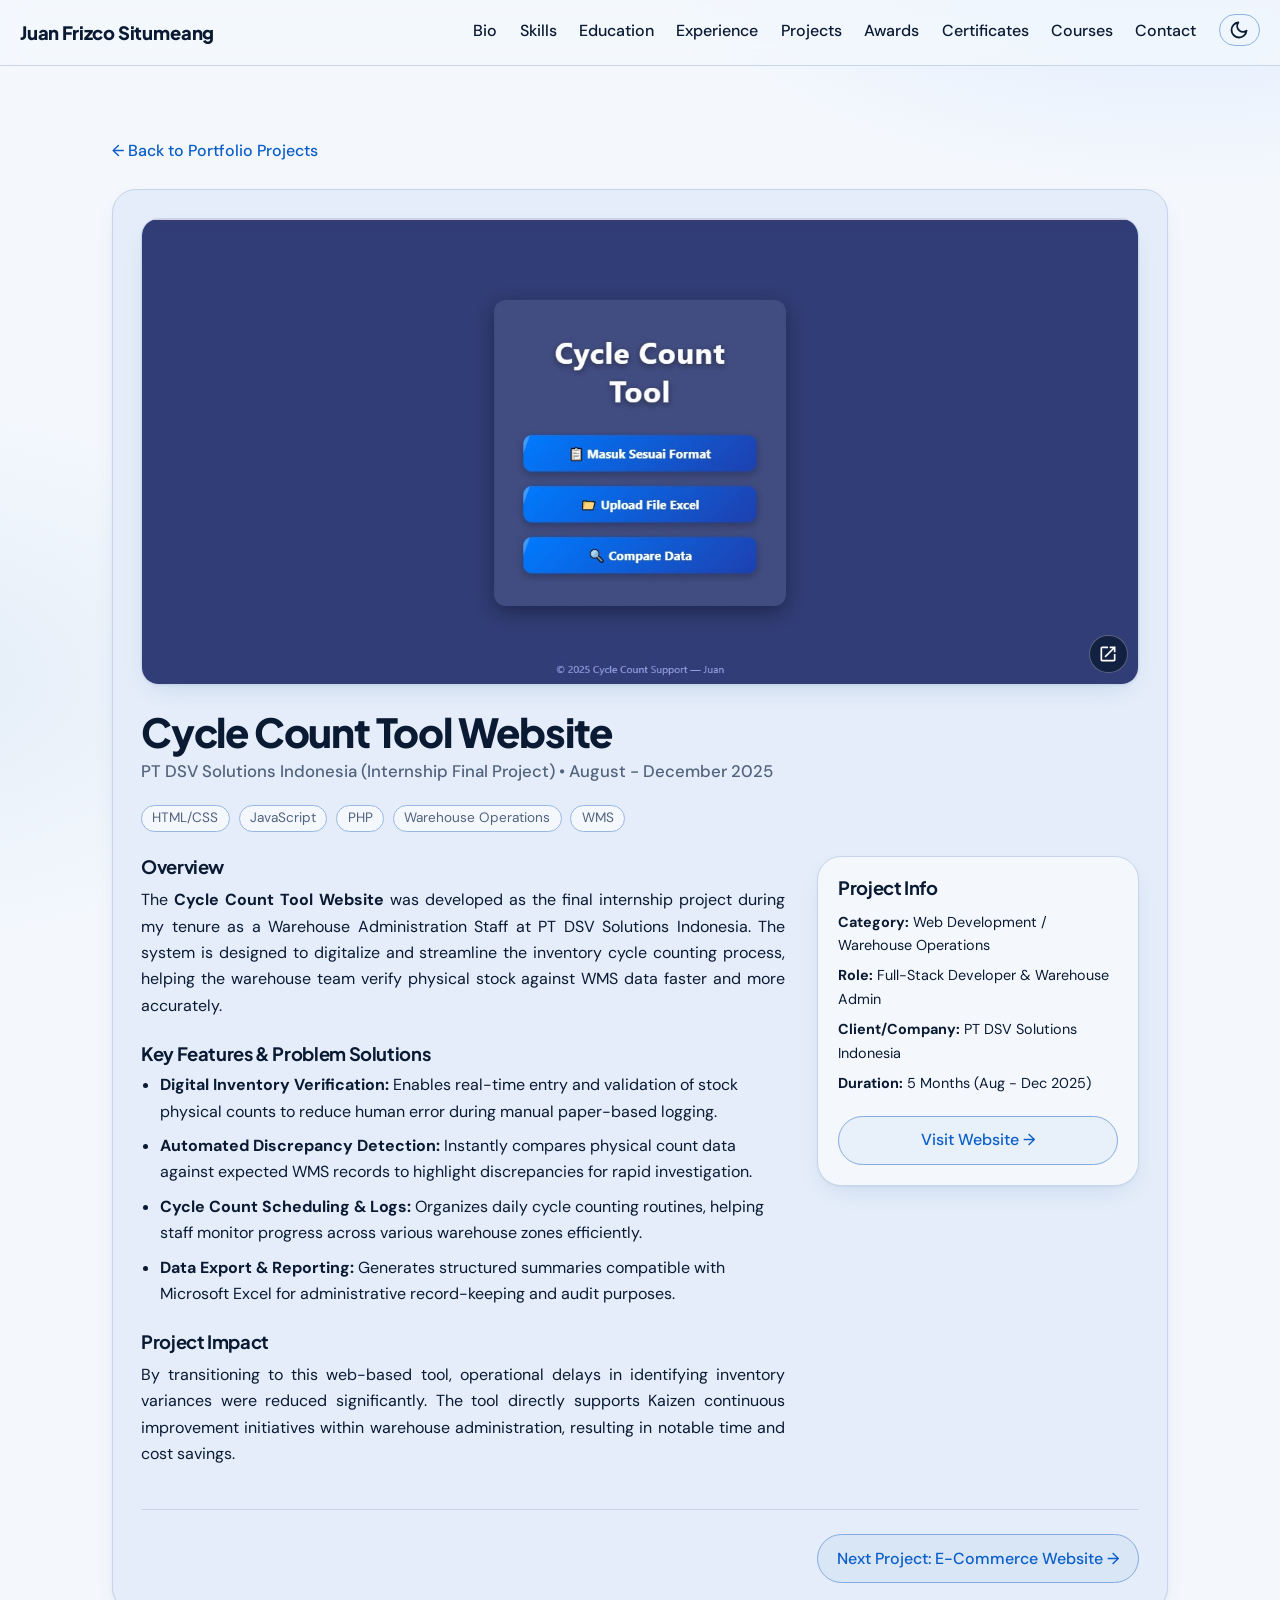
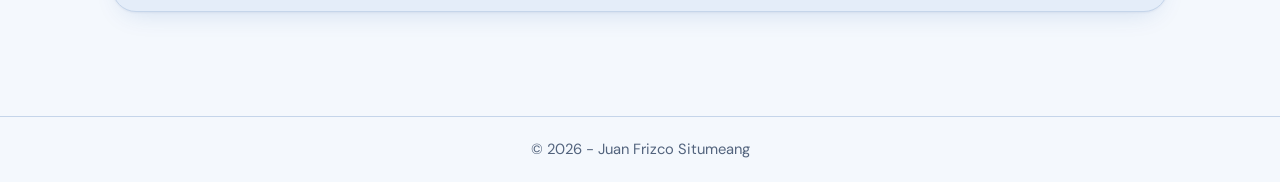
<file: project1.html>
<!DOCTYPE html>
<html lang="en">
<head>
<meta charset="utf-8">
<meta name="viewport" content="width=device-width, initial-scale=1">
<title>Cycle Count Tool Website - Juan Frizco Situmeang</title>
<meta name="description" content="Detail Project Cycle Count Tool Website oleh Juan Frizco Situmeang">
<link rel="icon" type="image/png" href="logojuone.png">
<link rel="preconnect" href="https://fonts.googleapis.com">
<link rel="preconnect" href="https://fonts.gstatic.com" crossorigin>
<link href="https://fonts.googleapis.com/css2?family=Plus+Jakarta+Sans:wght@600;700;800&family=DM+Sans:wght@400;500;700&display=swap" rel="stylesheet">
<link rel="stylesheet" href="style.css">
</head>
<body class="project-page">

<header>
  <div class="bar">
    <a class="brand" href="index.html#bio"> Juan Frizco Situmeang</a>
    <nav aria-label="Main navigation">
      <ul>
        <li><a href="index.html#bio">Bio</a></li>
        <li><a href="index.html#skills">Skills</a></li>
        <li><a href="index.html#education">Education</a></li>
        <li><a href="index.html#experience">Experience</a></li>
        <li><a href="index.html#projects">Projects</a></li>
        <li><a href="index.html#awards">Awards</a></li>
        <li><a href="index.html#certificates">Certificates</a></li>
        <li><a href="index.html#courses">Courses</a></li>
        <li><a href="index.html#contact">Contact</a></li>
        <!-- Dark/Light Mode Button -->
        <li>
          <button id="themeToggle" class="theme-toggle-btn" aria-label="Toggle Theme" title="Toggle Theme">
            <span id="themeIcon" style="display: inline-flex; align-items: center; justify-content: center;">
              <svg viewBox="0 0 24 24" width="20" height="20" fill="none" stroke="currentColor" stroke-width="2.2" stroke-linecap="round" stroke-linejoin="round"><path d="M21 12.79A9 9 0 1 1 11.21 3 7 7 0 0 0 21 12.79z"/></svg>
            </span>
          </button>
        </li>
      </ul>
    </nav>
  </div>
</header>

<main>
  <section id="project-detail">
    <a href="index.html#projects" class="back-btn">
      &larr; Back to Portfolio Projects
    </a>

    <div class="info-card">
      <a href="https://mdncyclecountsupport.netlify.app/index.html" target="_blank" rel="noopener noreferrer" class="hero-link-wrapper" aria-label="Visit Cycle Count Tool Website" title="Visit Website">
        <img src="Gambar/dsv1.jpg" alt="Cycle Count Tool Website" class="project-hero-img" onerror="this.src='https://via.placeholder.com/800x400?text=Cycle+Count+Tool+Website'">
        <span class="visit-btn">
          <svg viewBox="0 0 24 24" aria-hidden="true"><path d="M19 19H5V5h7V3H5c-1.11 0-2 .9-2 2v14c0 1.1.89 2 2 2h14c1.1 0 2-.9 2-2v-7h-2v7zM14 3v2h3.59l-9.83 9.83 1.41 1.41L19 6.41V10h2V3h-7z"/></svg>
        </span>
      </a>

      <h1>Cycle Count Tool Website</h1>
      <p class="meta" style="font-size: 1.05rem; font-weight: 500;">PT DSV Solutions Indonesia (Internship Final Project) &bull; August - December 2025</p>
      
      <div style="margin-top: 1rem;">
        <span class="tag">HTML/CSS</span>
        <span class="tag">JavaScript</span>
        <span class="tag">PHP</span>
        <span class="tag">Warehouse Operations</span>
        <span class="tag">WMS</span>
      </div>

      <div class="detail-grid">
        <div>
          <h3>Overview</h3>
          <p style="text-align: justify; max-width: none;">
            The <strong>Cycle Count Tool Website</strong> was developed as the final internship project during my tenure as a Warehouse Administration Staff at PT DSV Solutions Indonesia. The system is designed to digitalize and streamline the inventory cycle counting process, helping the warehouse team verify physical stock against WMS data faster and more accurately.
          </p>

          <h3 style="margin-top: 1.5rem;">Key Features & Problem Solutions</h3>
          <ul class="feature-list">
            <li><strong>Digital Inventory Verification:</strong> Enables real-time entry and validation of stock physical counts to reduce human error during manual paper-based logging.</li>
            <li><strong>Automated Discrepancy Detection:</strong> Instantly compares physical count data against expected WMS records to highlight discrepancies for rapid investigation.</li>
            <li><strong>Cycle Count Scheduling & Logs:</strong> Organizes daily cycle counting routines, helping staff monitor progress across various warehouse zones efficiently.</li>
            <li><strong>Data Export & Reporting:</strong> Generates structured summaries compatible with Microsoft Excel for administrative record-keeping and audit purposes.</li>
          </ul>

          <h3 style="margin-top: 1.5rem;">Project Impact</h3>
          <p style="text-align: justify; max-width: none;">
            By transitioning to this web-based tool, operational delays in identifying inventory variances were reduced significantly. The tool directly supports Kaizen continuous improvement initiatives within warehouse administration, resulting in notable time and cost savings.
          </p>
        </div>

        <div>
          <div class="info-card" style="background: var(--bg); padding: 1.25rem;">
            <h3 style="margin-bottom: 0.75rem;">Project Info</h3>
            
            <p style="font-size: 0.9rem; margin: 0.4rem 0;"><strong>Category:</strong> Web Development / Warehouse Operations</p>
            <p style="font-size: 0.9rem; margin: 0.4rem 0;"><strong>Role:</strong> Full-Stack Developer & Warehouse Admin</p>
            <p style="font-size: 0.9rem; margin: 0.4rem 0;"><strong>Client/Company:</strong> PT DSV Solutions Indonesia</p>
            <p style="font-size: 0.9rem; margin: 0.4rem 0;"><strong>Duration:</strong> 5 Months (Aug - Dec 2025)</p>

            <div class="download-links" style="margin-top: 1.25rem;">
              <a href="https://mdncyclecountsupport.netlify.app/index.html" target="_blank" rel="noopener noreferrer" class="download-btn" style="width: 100%;">
                Visit Website &rarr;
              </a>
            </div>
          </div>
        </div>
      </div>

      <div style="display: flex; justify-content: flex-end; align-items: center; margin-top: 2rem; padding-top: 1.5rem; border-top: 1px solid var(--line);">
        <a href="project2.html" class="download-btn">
          Next Project: E-Commerce Website &rarr;
        </a>
      </div>
      
    </div>
  </section>
</main>

<footer>
  <p class="meta">&copy; 2026 - Juan Frizco Situmeang</p>
</footer>

<script src="theme.js"></script>

</body>
</html>
</file>
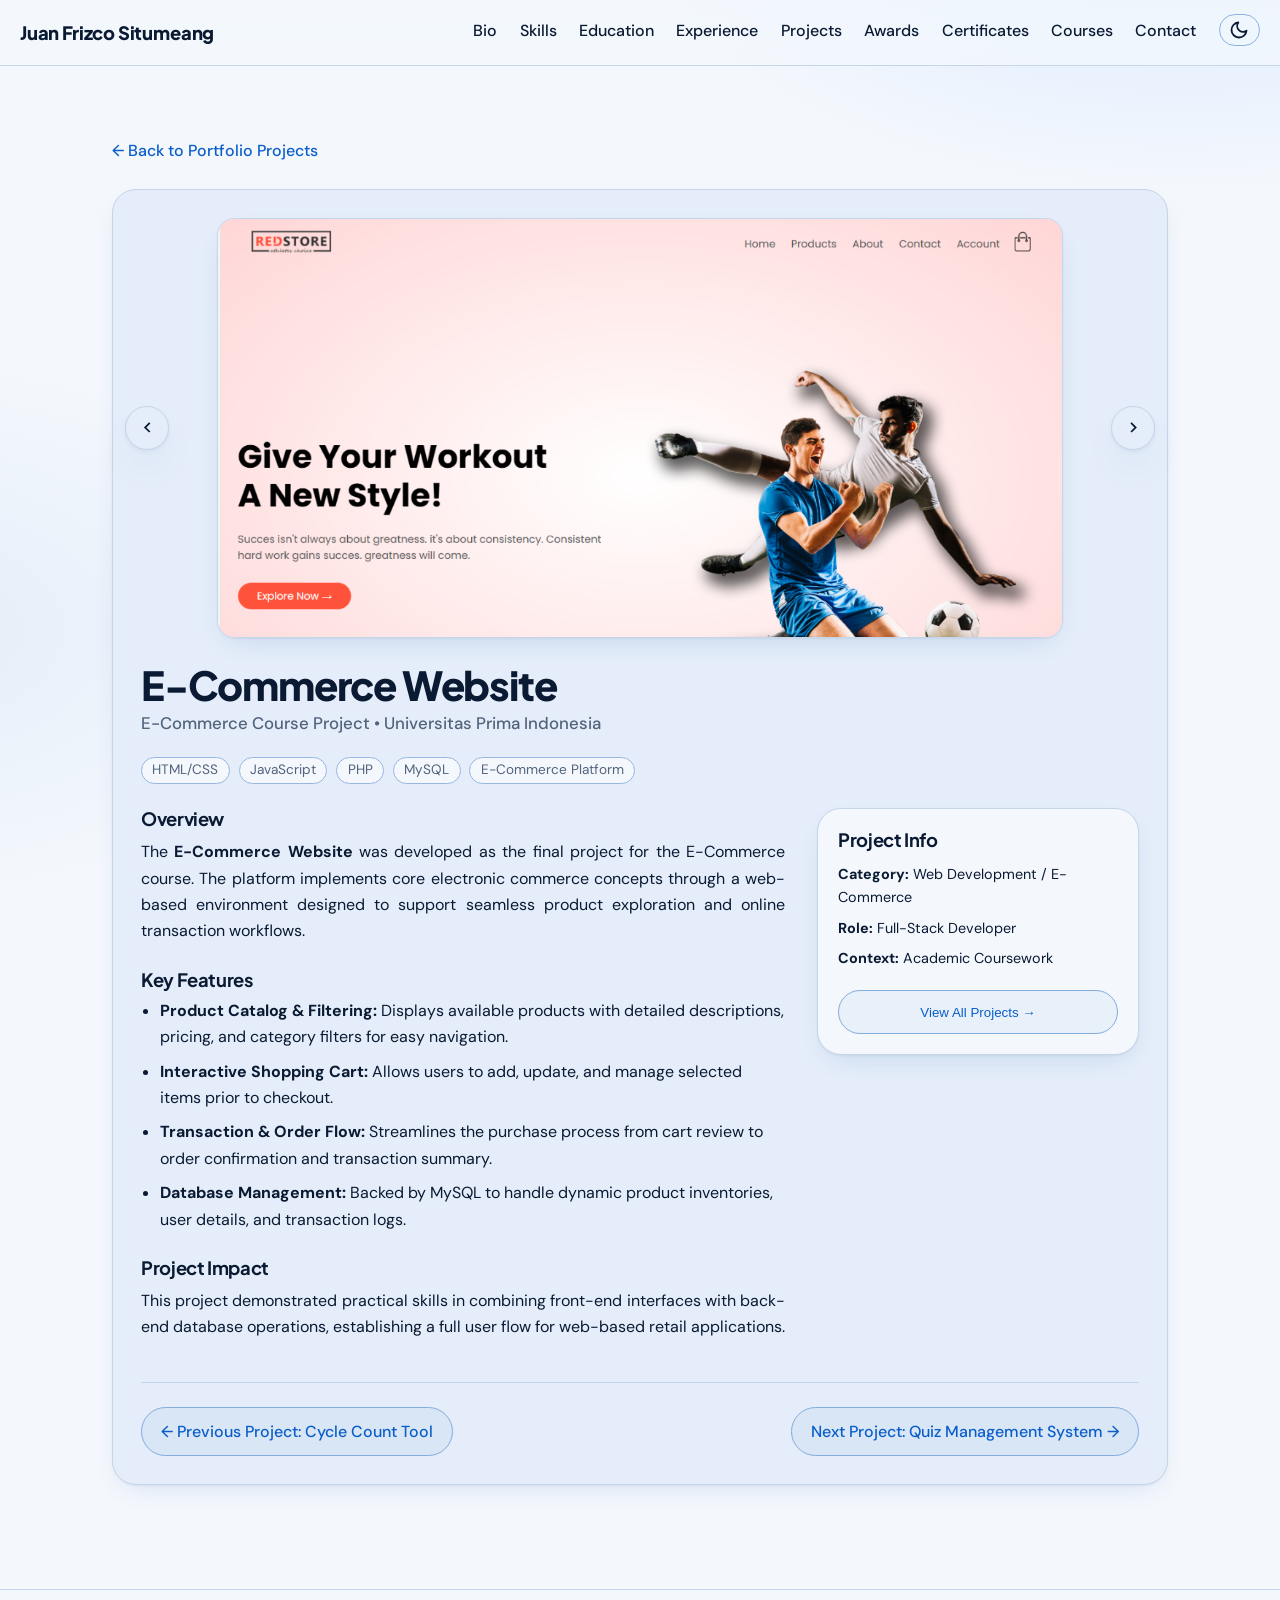
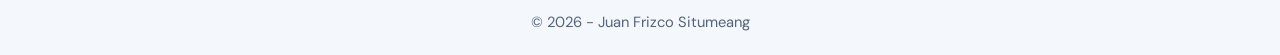
<file: project2.html>
<!DOCTYPE html>
<html lang="en">
<head>
<meta charset="utf-8">
<meta name="viewport" content="width=device-width, initial-scale=1">
<title>E-Commerce Website - Juan Frizco Situmeang</title>
<meta name="description" content="Detail Project E-Commerce Website oleh Juan Frizco Situmeang">
<link rel="icon" type="image/png" href="logojuone.png">
<link rel="preconnect" href="https://fonts.googleapis.com">
<link rel="preconnect" href="https://fonts.gstatic.com" crossorigin>
<link href="https://fonts.googleapis.com/css2?family=Plus+Jakarta+Sans:wght@600;700;800&family=DM+Sans:wght@400;500;700&display=swap" rel="stylesheet">
<link rel="stylesheet" href="style.css">
</head>
<body class="project-page">

<header>
  <div class="bar">
    <a class="brand" href="index.html#bio"> Juan Frizco Situmeang</a>
    <nav aria-label="Main navigation">
      <ul>
        <li><a href="index.html#bio">Bio</a></li>
        <li><a href="index.html#skills">Skills</a></li>
        <li><a href="index.html#education">Education</a></li>
        <li><a href="index.html#experience">Experience</a></li>
        <li><a href="index.html#projects">Projects</a></li>
        <li><a href="index.html#awards">Awards</a></li>
        <li><a href="index.html#certificates">Certificates</a></li>
        <li><a href="index.html#courses">Courses</a></li>
        <li><a href="index.html#contact">Contact</a></li>
        <!-- Dark/Light Mode Button -->
        <li>
          <button id="themeToggle" class="theme-toggle-btn" aria-label="Toggle Theme" title="Toggle Theme">
            <span id="themeIcon" style="display: inline-flex; align-items: center; justify-content: center;">
              <svg viewBox="0 0 24 24" width="20" height="20" fill="none" stroke="currentColor" stroke-width="2.2" stroke-linecap="round" stroke-linejoin="round"><path d="M21 12.79A9 9 0 1 1 11.21 3 7 7 0 0 0 21 12.79z"/></svg>
            </span>
          </button>
        </li>
      </ul>
    </nav>
  </div>
</header>

<main>
  <section id="project-detail">
    <a href="index.html#projects" class="back-btn">
      &larr; Back to Portfolio Projects
    </a>

    <div class="info-card">

      <!-- Carousel Gambar Utama -->
      <div class="hero-carousel-wrapper">
        <button class="nav-arrow prev" onclick="prevHeroImg()" aria-label="Previous image">
          <svg viewBox="0 0 24 24"><path d="M15.41 7.41L14 6l-6 6 6 6 1.41-1.41L10.83 12z"/></svg>
        </button>

        <img id="heroImg" src="Gambar/Ecommerce1.png" alt="E-Commerce Website" class="project-hero-img" onerror="this.src='https://via.placeholder.com/800x400?text=Website+E-Commerce'">

        <button class="nav-arrow next" onclick="nextHeroImg()" aria-label="Next image">
          <svg viewBox="0 0 24 24"><path d="M10 6L8.59 7.41 13.17 12l-4.58 4.59L10 18l6-6z"/></svg>
        </button>
      </div>

      <h1>E-Commerce Website</h1>
      <p class="meta" style="font-size: 1.05rem; font-weight: 500;">E-Commerce Course Project &bull; Universitas Prima Indonesia</p>

      <div style="margin-top: 1rem;">
        <span class="tag">HTML/CSS</span>
        <span class="tag">JavaScript</span>
        <span class="tag">PHP</span>
        <span class="tag">MySQL</span>
        <span class="tag">E-Commerce Platform</span>
      </div>

      <div class="detail-grid">
        <div>
          <h3>Overview</h3>
          <p style="text-align: justify; max-width: none;">
            The <strong>E-Commerce Website</strong> was developed as the final project for the E-Commerce course. The platform implements core electronic commerce concepts through a web-based environment designed to support seamless product exploration and online transaction workflows.
          </p>

          <h3 style="margin-top: 1.5rem;">Key Features</h3>
          <ul class="feature-list">
            <li><strong>Product Catalog &amp; Filtering:</strong> Displays available products with detailed descriptions, pricing, and category filters for easy navigation.</li>
            <li><strong>Interactive Shopping Cart:</strong> Allows users to add, update, and manage selected items prior to checkout.</li>
            <li><strong>Transaction &amp; Order Flow:</strong> Streamlines the purchase process from cart review to order confirmation and transaction summary.</li>
            <li><strong>Database Management:</strong> Backed by MySQL to handle dynamic product inventories, user details, and transaction logs.</li>
          </ul>

          <h3 style="margin-top: 1.5rem;">Project Impact</h3>
          <p style="text-align: justify; max-width: none;">
            This project demonstrated practical skills in combining front-end interfaces with back-end database operations, establishing a full user flow for web-based retail applications.
          </p>
        </div>

        <div>
          <div class="info-card" style="background: var(--bg); padding: 1.25rem;">
            <h3 style="margin-bottom: 0.75rem;">Project Info</h3>

            <p style="font-size: 0.9rem; margin: 0.4rem 0;"><strong>Category:</strong> Web Development / E-Commerce</p>
            <p style="font-size: 0.9rem; margin: 0.4rem 0;"><strong>Role:</strong> Full-Stack Developer</p>
            <p style="font-size: 0.9rem; margin: 0.4rem 0;"><strong>Context:</strong> Academic Coursework</p>

            <div class="download-links" style="margin-top: 1.25rem;">
              <button type="button" class="download-btn" style="width: 100%; cursor: pointer;" onclick="openGalleryModal(heroImages)">
                View All Projects &rarr;
              </button>
            </div>
          </div>
        </div>
      </div>

      <!-- Navigasi Bawah Proyek -->
      <div style="display: flex; justify-content: space-between; align-items: center; margin-top: 2rem; padding-top: 1.5rem; border-top: 1px solid var(--line); gap: 1rem; flex-wrap: wrap;">
        <a href="project1.html" class="download-btn">
          &larr; Previous Project: Cycle Count Tool
        </a>
        <a href="project3.html" class="download-btn">
          Next Project: Quiz Management System &rarr;
        </a>
      </div>

    </div>
  </section>
</main>

<!-- Zoom Modal Element & Image Gallery -->
<div id="certModal" class="modal">
  <span class="modal-close" onclick="closeCertModal()">&times;</span>

  <button class="nav-arrow prev" id="modalPrevBtn" onclick="prevModalImg(event)" aria-label="Previous image" style="display: none;">
    <svg viewBox="0 0 24 24"><path d="M15.41 7.41L14 6l-6 6 6 6 1.41-1.41L10.83 12z"/></svg>
  </button>

  <img class="modal-content" id="certModalImg" alt="Image Preview">

  <button class="nav-arrow next" id="modalNextBtn" onclick="nextModalImg(event)" aria-label="Next image" style="display: none;">
    <svg viewBox="0 0 24 24"><path d="M10 6L8.59 7.41 13.17 12l-4.58 4.59L10 18l6-6z"/></svg>
  </button>
</div>

<footer>
  <p class="meta">&copy; 2026 - Juan Frizco Situmeang</p>
</footer>

<script>
  /* Daftar gambar dipakai bersama oleh carousel hero dan galeri modal */
  const heroImages = [
    'Gambar/Ecommerce1.png',
    'Gambar/Ecommerce2.png',
    'Gambar/Ecommerce3.png'
  ];

  /* ---------- Carousel hero ---------- */
  let currentHeroIndex = 0;

  function updateHeroImage() {
    const heroImg = document.getElementById('heroImg');
    if (heroImg) heroImg.src = heroImages[currentHeroIndex];
  }

  function prevHeroImg() {
    currentHeroIndex = (currentHeroIndex - 1 + heroImages.length) % heroImages.length;
    updateHeroImage();
  }

  function nextHeroImg() {
    currentHeroIndex = (currentHeroIndex + 1) % heroImages.length;
    updateHeroImage();
  }

  /* ---------- Modal galeri ---------- */
  let galleryImages = [];
  let currentImageIndex = 0;

  function openGalleryModal(imagesArray) {
    galleryImages = imagesArray;
    currentImageIndex = 0;
    updateModalView();
    document.getElementById('certModal').classList.add('active');
  }

  function updateModalView() {
    const modalImg = document.getElementById('certModalImg');
    const prevBtn = document.getElementById('modalPrevBtn');
    const nextBtn = document.getElementById('modalNextBtn');
    const multiple = galleryImages.length > 1;

    modalImg.src = galleryImages[currentImageIndex];
    if (prevBtn) prevBtn.style.display = multiple ? 'inline-flex' : 'none';
    if (nextBtn) nextBtn.style.display = multiple ? 'inline-flex' : 'none';
  }

  function prevModalImg(event) {
    if (event) event.stopPropagation();
    currentImageIndex = (currentImageIndex - 1 + galleryImages.length) % galleryImages.length;
    updateModalView();
  }

  function nextModalImg(event) {
    if (event) event.stopPropagation();
    currentImageIndex = (currentImageIndex + 1) % galleryImages.length;
    updateModalView();
  }

  function closeCertModal() {
    document.getElementById('certModal').classList.remove('active');
  }

  /* Tutup modal jika area di luar gambar diklik */
  const certModalElem = document.getElementById('certModal');
  if (certModalElem) {
    certModalElem.addEventListener('click', function (e) {
      if (e.target === this) closeCertModal();
    });
  }
</script>
<script src="theme.js"></script>

</body>
</html>
</file>
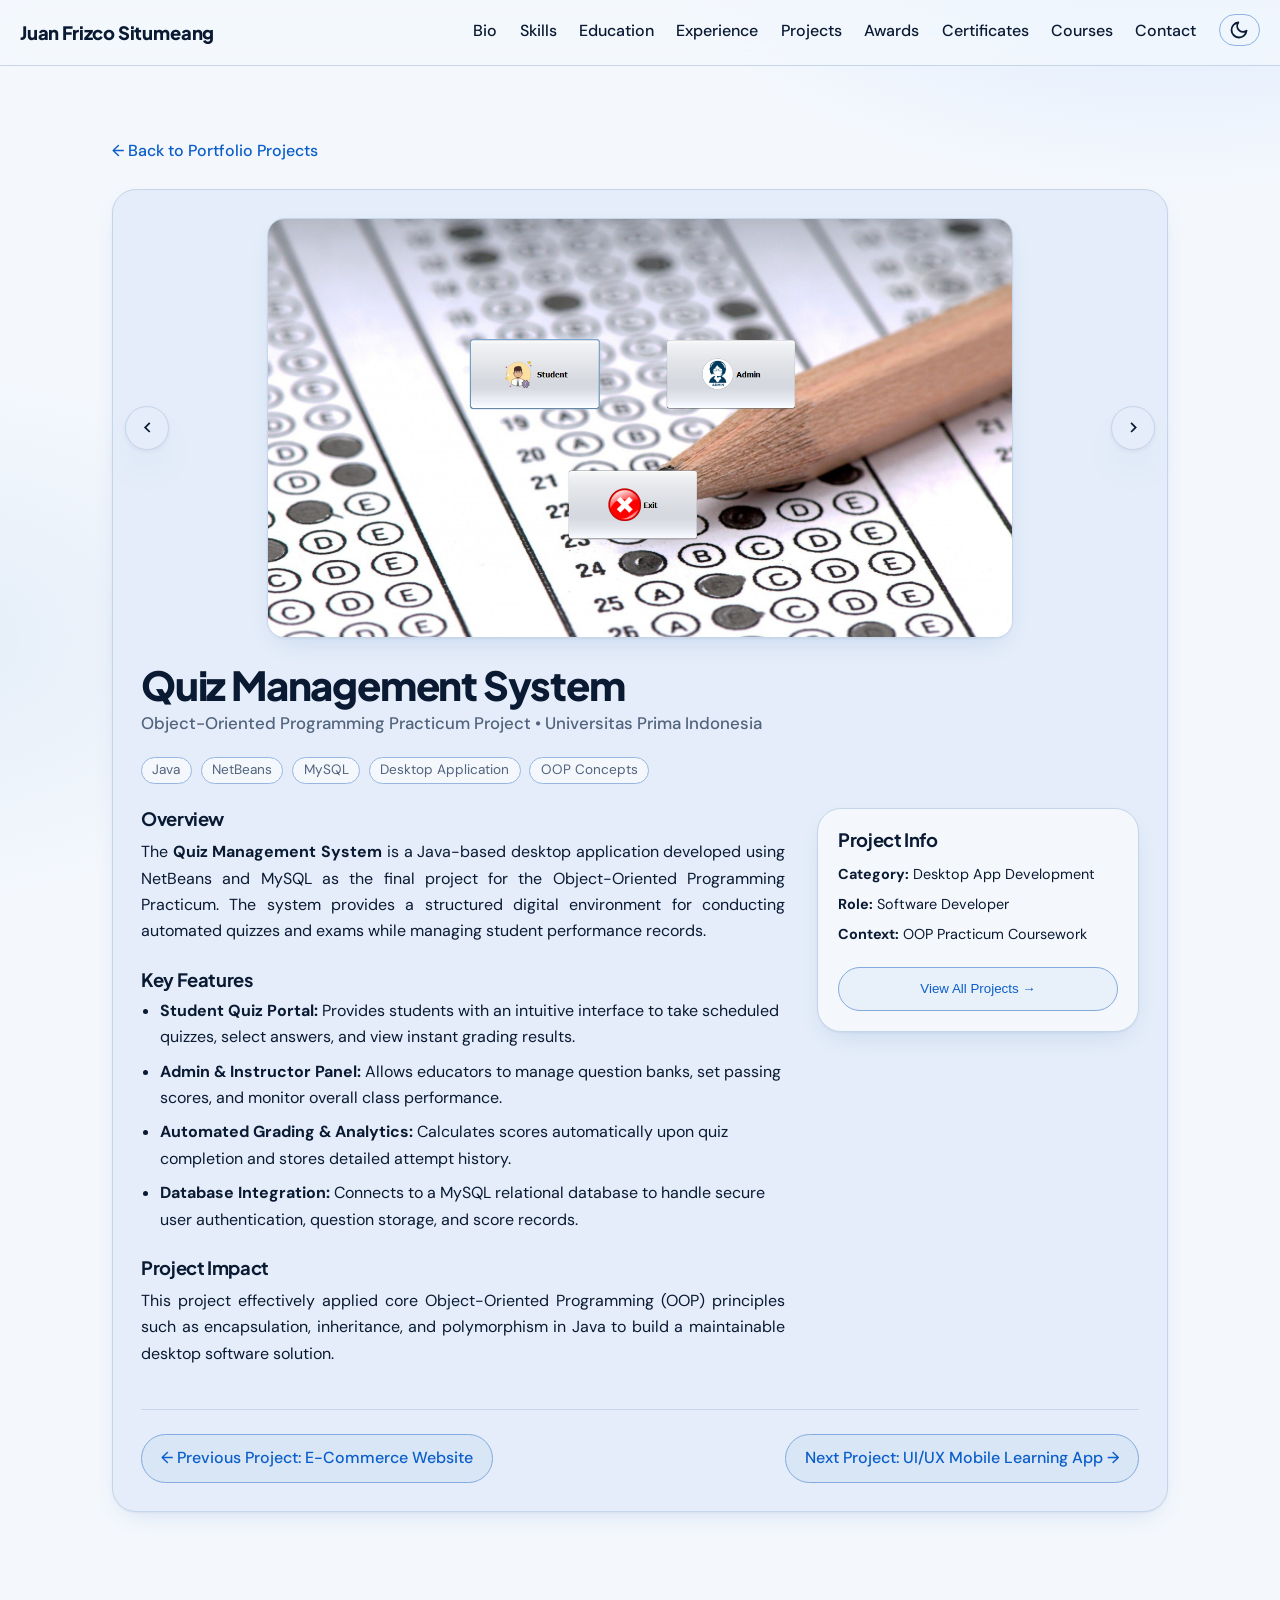
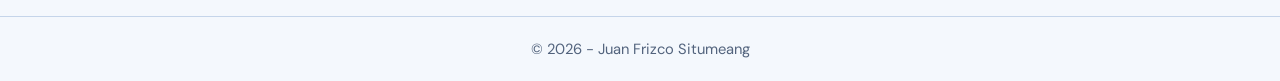
<file: project3.html>
<!DOCTYPE html>
<html lang="en">
<head>
<meta charset="utf-8">
<meta name="viewport" content="width=device-width, initial-scale=1">
<title>Quiz Management System - Juan Frizco Situmeang</title>
<meta name="description" content="Detail Project Quiz Management System oleh Juan Frizco Situmeang">
<link rel="icon" type="image/png" href="logojuone.png">
<link rel="preconnect" href="https://fonts.googleapis.com">
<link rel="preconnect" href="https://fonts.gstatic.com" crossorigin>
<link href="https://fonts.googleapis.com/css2?family=Plus+Jakarta+Sans:wght@600;700;800&family=DM+Sans:wght@400;500;700&display=swap" rel="stylesheet">
<link rel="stylesheet" href="style.css">
</head>
<body class="project-page">

<header>
  <div class="bar">
    <a class="brand" href="index.html#bio"> Juan Frizco Situmeang</a>
    <nav aria-label="Main navigation">
      <ul>
        <li><a href="index.html#bio">Bio</a></li>
        <li><a href="index.html#skills">Skills</a></li>
        <li><a href="index.html#education">Education</a></li>
        <li><a href="index.html#experience">Experience</a></li>
        <li><a href="index.html#projects">Projects</a></li>
        <li><a href="index.html#awards">Awards</a></li>
        <li><a href="index.html#certificates">Certificates</a></li>
        <li><a href="index.html#courses">Courses</a></li>
        <li><a href="index.html#contact">Contact</a></li>
        <!-- Dark/Light Mode Button -->
        <li>
          <button id="themeToggle" class="theme-toggle-btn" aria-label="Toggle Theme" title="Toggle Theme">
            <span id="themeIcon" style="display: inline-flex; align-items: center; justify-content: center;">
              <svg viewBox="0 0 24 24" width="20" height="20" fill="none" stroke="currentColor" stroke-width="2.2" stroke-linecap="round" stroke-linejoin="round"><path d="M21 12.79A9 9 0 1 1 11.21 3 7 7 0 0 0 21 12.79z"/></svg>
            </span>
          </button>
        </li>
      </ul>
    </nav>
  </div>
</header>

<main>
  <section id="project-detail">
    <a href="index.html#projects" class="back-btn">
      &larr; Back to Portfolio Projects
    </a>

    <div class="info-card">

      <!-- Carousel Gambar Utama -->
      <div class="hero-carousel-wrapper">
        <button class="nav-arrow prev" onclick="prevHeroImg()" aria-label="Previous image">
          <svg viewBox="0 0 24 24"><path d="M15.41 7.41L14 6l-6 6 6 6 1.41-1.41L10.83 12z"/></svg>
        </button>

        <img id="heroImg" src="Gambar/java1.png" alt="Quiz Management System" class="project-hero-img" onerror="this.src='https://via.placeholder.com/800x400?text=Quiz+Management+System'">

        <button class="nav-arrow next" onclick="nextHeroImg()" aria-label="Next image">
          <svg viewBox="0 0 24 24"><path d="M10 6L8.59 7.41 13.17 12l-4.58 4.59L10 18l6-6z"/></svg>
        </button>
      </div>

      <h1>Quiz Management System</h1>
      <p class="meta" style="font-size: 1.05rem; font-weight: 500;">Object-Oriented Programming Practicum Project &bull; Universitas Prima Indonesia</p>
      
      <div style="margin-top: 1rem;">
        <span class="tag">Java</span>
        <span class="tag">NetBeans</span>
        <span class="tag">MySQL</span>
        <span class="tag">Desktop Application</span>
        <span class="tag">OOP Concepts</span>
      </div>

      <div class="detail-grid">
        <div>
          <h3>Overview</h3>
          <p style="text-align: justify; max-width: none;">
            The <strong>Quiz Management System</strong> is a Java-based desktop application developed using NetBeans and MySQL as the final project for the Object-Oriented Programming Practicum. The system provides a structured digital environment for conducting automated quizzes and exams while managing student performance records.
          </p>

          <h3 style="margin-top: 1.5rem;">Key Features</h3>
          <ul class="feature-list">
            <li><strong>Student Quiz Portal:</strong> Provides students with an intuitive interface to take scheduled quizzes, select answers, and view instant grading results.</li>
            <li><strong>Admin &amp; Instructor Panel:</strong> Allows educators to manage question banks, set passing scores, and monitor overall class performance.</li>
            <li><strong>Automated Grading &amp; Analytics:</strong> Calculates scores automatically upon quiz completion and stores detailed attempt history.</li>
            <li><strong>Database Integration:</strong> Connects to a MySQL relational database to handle secure user authentication, question storage, and score records.</li>
          </ul>

          <h3 style="margin-top: 1.5rem;">Project Impact</h3>
          <p style="text-align: justify; max-width: none;">
            This project effectively applied core Object-Oriented Programming (OOP) principles such as encapsulation, inheritance, and polymorphism in Java to build a maintainable desktop software solution.
          </p>
        </div>

        <div>
          <div class="info-card" style="background: var(--bg); padding: 1.25rem;">
            <h3 style="margin-bottom: 0.75rem;">Project Info</h3>
            
            <p style="font-size: 0.9rem; margin: 0.4rem 0;"><strong>Category:</strong> Desktop App Development</p>
            <p style="font-size: 0.9rem; margin: 0.4rem 0;"><strong>Role:</strong> Software Developer</p>
            <p style="font-size: 0.9rem; margin: 0.4rem 0;"><strong>Context:</strong> OOP Practicum Coursework</p>

            <div class="download-links" style="margin-top: 1.25rem;">
              <button type="button" class="download-btn" style="width: 100%; cursor: pointer;" onclick="openGalleryModal(heroImages)">
                View All Projects &rarr;
              </button>
            </div>
          </div>
        </div>
      </div>

      <!-- Navigasi Bawah Proyek 3 -->
      <div style="display: flex; justify-content: space-between; align-items: center; margin-top: 2rem; padding-top: 1.5rem; border-top: 1px solid var(--line); gap: 1rem; flex-wrap: wrap;">
        <a href="project2.html" class="download-btn">
          &larr; Previous Project: E-Commerce Website
        </a>
        <a href="project4.html" class="download-btn">
          Next Project: UI/UX Mobile Learning App &rarr;
        </a>
      </div>

    </div>
  </section>
</main>

<!-- Zoom Modal Element & Image Gallery -->
<div id="certModal" class="modal">
  <span class="modal-close" onclick="closeCertModal()">&times;</span>
  
  <!-- Modal Left Arrow Button -->
  <button class="nav-arrow prev" id="modalPrevBtn" onclick="prevModalImg(event)" aria-label="Previous image" style="display: none;">
    <svg viewBox="0 0 24 24"><path d="M15.41 7.41L14 6l-6 6 6 6 1.41-1.41L10.83 12z"/></svg>
  </button>

  <img class="modal-content" id="certModalImg" alt="Image Preview">

  <!-- Modal Right Arrow Button -->
  <button class="nav-arrow next" id="modalNextBtn" onclick="nextModalImg(event)" aria-label="Next image" style="display: none;">
    <svg viewBox="0 0 24 24"><path d="M10 6L8.59 7.41 13.17 12l-4.58 4.59L10 18l6-6z"/></svg>
  </button>
</div>

<footer>
  <p class="meta">&copy; 2026 - Juan Frizco Situmeang</p>
</footer>

<script>
  /* ========================================================= */
  /*  MODAL POPUP & IMAGE GALLERY FUNCTIONS                    */
  /* ========================================================= */
  let galleryImages = [];
  let currentImageIndex = 0;

  function openGalleryModal(imagesArray) {
    galleryImages = imagesArray;
    currentImageIndex = 0;
    updateModalView();
    document.getElementById('certModal').classList.add('active');
  }

  function updateModalView() {
    const modalImg = document.getElementById('certModalImg');
    const prevBtn = document.getElementById('modalPrevBtn');
    const nextBtn = document.getElementById('modalNextBtn');

    modalImg.src = galleryImages[currentImageIndex];

    if (galleryImages.length > 1) {
      if (prevBtn) prevBtn.style.display = 'inline-flex';
      if (nextBtn) nextBtn.style.display = 'inline-flex';
    } else {
      if (prevBtn) prevBtn.style.display = 'none';
      if (nextBtn) nextBtn.style.display = 'none';
    }
  }

  function prevModalImg(event) {
    if (event) event.stopPropagation();
    currentImageIndex = (currentImageIndex - 1 + galleryImages.length) % galleryImages.length;
    updateModalView();
  }

  function nextModalImg(event) {
    if (event) event.stopPropagation();
    currentImageIndex = (currentImageIndex + 1) % galleryImages.length;
    updateModalView();
  }

  function closeCertModal() {
    document.getElementById('certModal').classList.remove('active');
  }

  // Menutup modal jika area luar gambar diklik
  const certModalElem = document.getElementById('certModal');
  if (certModalElem) {
    certModalElem.addEventListener('click', function(e) {
      if (e.target === this) {
        closeCertModal();
      }
    });
  }

  /* ========================================================= */
  /*  HERO CAROUSEL NAVIGATION                                 */
  /* ========================================================= */
  const heroImages = [
    'Gambar/java1.png',
    'Gambar/java2.png',
    'Gambar/java3.png',
    'Gambar/java4.png',
    'Gambar/java5.png',
    'Gambar/java6.png',
    'Gambar/java7.png',
    'Gambar/java8.png'
  ];
  let currentHeroIndex = 0;

  function updateHeroImage() {
    const heroImg = document.getElementById('heroImg');
    if (heroImg) {
      heroImg.src = heroImages[currentHeroIndex];
    }
  }

  function prevHeroImg() {
    currentHeroIndex = (currentHeroIndex - 1 + heroImages.length) % heroImages.length;
    updateHeroImage();
  }

  function nextHeroImg() {
    currentHeroIndex = (currentHeroIndex + 1) % heroImages.length;
    updateHeroImage();
  }
</script>
<script src="theme.js"></script>

</body>
</html>
</file>
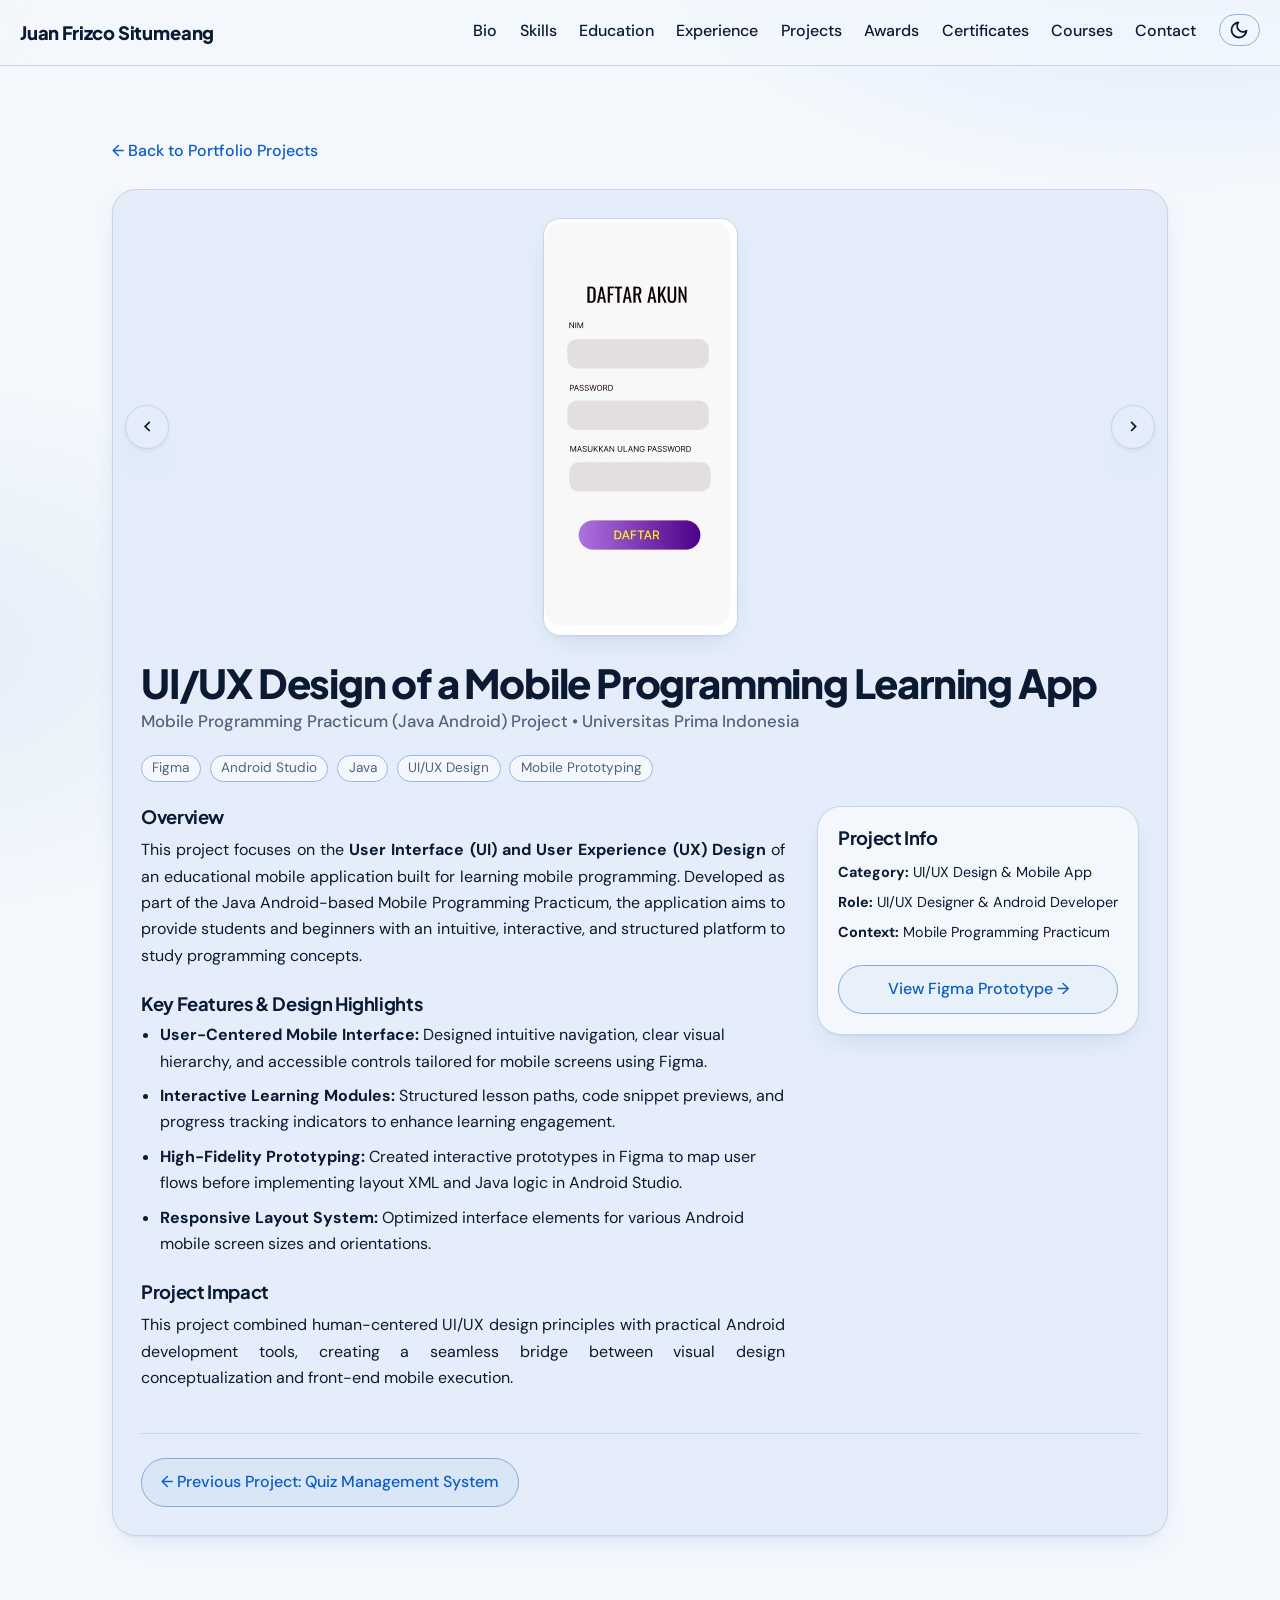
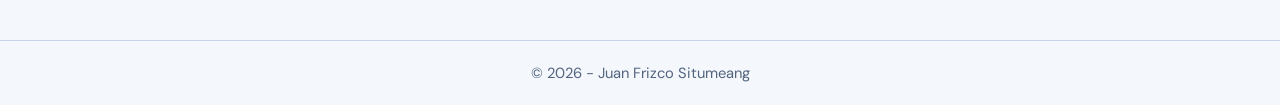
<file: project4.html>
<!DOCTYPE html>
<html lang="en">
<head>
<meta charset="utf-8">
<meta name="viewport" content="width=device-width, initial-scale=1">
<title>UI/UX Design of Mobile Learning App - Juan Frizco Situmeang</title>
<meta name="description" content="Detail Project UI/UX Design of a Mobile Programming Learning App oleh Juan Frizco Situmeang">
<link rel="icon" type="image/png" href="logojuone.png">
<link rel="preconnect" href="https://fonts.googleapis.com">
<link rel="preconnect" href="https://fonts.gstatic.com" crossorigin>
<link href="https://fonts.googleapis.com/css2?family=Plus+Jakarta+Sans:wght@600;700;800&family=DM+Sans:wght@400;500;700&display=swap" rel="stylesheet">
<link rel="stylesheet" href="style.css">
</head>
<body class="project-page">

<header>
  <div class="bar">
    <a class="brand" href="index.html#bio"> Juan Frizco Situmeang</a>
    <nav aria-label="Main navigation">
      <ul>
        <li><a href="index.html#bio">Bio</a></li>
        <li><a href="index.html#skills">Skills</a></li>
        <li><a href="index.html#education">Education</a></li>
        <li><a href="index.html#experience">Experience</a></li>
        <li><a href="index.html#projects">Projects</a></li>
        <li><a href="index.html#awards">Awards</a></li>
        <li><a href="index.html#certificates">Certificates</a></li>
        <li><a href="index.html#courses">Courses</a></li>
        <li><a href="index.html#contact">Contact</a></li>
        <!-- Dark/Light Mode Button -->
        <li>
          <button id="themeToggle" class="theme-toggle-btn" aria-label="Toggle Theme" title="Toggle Theme">
            <span id="themeIcon" style="display: inline-flex; align-items: center; justify-content: center;">
              <svg viewBox="0 0 24 24" width="20" height="20" fill="none" stroke="currentColor" stroke-width="2.2" stroke-linecap="round" stroke-linejoin="round"><path d="M21 12.79A9 9 0 1 1 11.21 3 7 7 0 0 0 21 12.79z"/></svg>
            </span>
          </button>
        </li>
      </ul>
    </nav>
  </div>
</header>

<main>
  <section id="project-detail">
    <a href="index.html#projects" class="back-btn">
      &larr; Back to Portfolio Projects
    </a>

    <div class="info-card">

      <!-- Carousel Gambar Utama -->
      <div class="hero-carousel-wrapper">
        <button class="nav-arrow prev" onclick="prevHeroImg()" aria-label="Previous image">
          <svg viewBox="0 0 24 24"><path d="M15.41 7.41L14 6l-6 6 6 6 1.41-1.41L10.83 12z"/></svg>
        </button>

        <img id="heroImg" src="Gambar/Andro1.jpg" alt="UI/UX Design of a Mobile Programming Learning App" class="project-hero-img" onerror="this.src='https://via.placeholder.com/800x400?text=UI%2FUX+Mobile+Learning+App'">

        <button class="nav-arrow next" onclick="nextHeroImg()" aria-label="Next image">
          <svg viewBox="0 0 24 24"><path d="M10 6L8.59 7.41 13.17 12l-4.58 4.59L10 18l6-6z"/></svg>
        </button>
      </div>

      <h1>UI/UX Design of a Mobile Programming Learning App</h1>
      <p class="meta" style="font-size: 1.05rem; font-weight: 500;">Mobile Programming Practicum (Java Android) Project &bull; Universitas Prima Indonesia</p>
      
      <div style="margin-top: 1rem;">
        <span class="tag">Figma</span>
        <span class="tag">Android Studio</span>
        <span class="tag">Java</span>
        <span class="tag">UI/UX Design</span>
        <span class="tag">Mobile Prototyping</span>
      </div>

      <div class="detail-grid">
        <div>
          <h3>Overview</h3>
          <p style="text-align: justify; max-width: none;">
            This project focuses on the <strong>User Interface (UI) and User Experience (UX) Design</strong> of an educational mobile application built for learning mobile programming. Developed as part of the Java Android-based Mobile Programming Practicum, the application aims to provide students and beginners with an intuitive, interactive, and structured platform to study programming concepts.
          </p>

          <h3 style="margin-top: 1.5rem;">Key Features &amp; Design Highlights</h3>
          <ul class="feature-list">
            <li><strong>User-Centered Mobile Interface:</strong> Designed intuitive navigation, clear visual hierarchy, and accessible controls tailored for mobile screens using Figma.</li>
            <li><strong>Interactive Learning Modules:</strong> Structured lesson paths, code snippet previews, and progress tracking indicators to enhance learning engagement.</li>
            <li><strong>High-Fidelity Prototyping:</strong> Created interactive prototypes in Figma to map user flows before implementing layout XML and Java logic in Android Studio.</li>
            <li><strong>Responsive Layout System:</strong> Optimized interface elements for various Android mobile screen sizes and orientations.</li>
          </ul>

          <h3 style="margin-top: 1.5rem;">Project Impact</h3>
          <p style="text-align: justify; max-width: none;">
            This project combined human-centered UI/UX design principles with practical Android development tools, creating a seamless bridge between visual design conceptualization and front-end mobile execution.
          </p>
        </div>

        <div>
          <div class="info-card" style="background: var(--bg); padding: 1.25rem;">
            <h3 style="margin-bottom: 0.75rem;">Project Info</h3>
            
            <p style="font-size: 0.9rem; margin: 0.4rem 0;"><strong>Category:</strong> UI/UX Design &amp; Mobile App</p>
            <p style="font-size: 0.9rem; margin: 0.4rem 0;"><strong>Role:</strong> UI/UX Designer &amp; Android Developer</p>
            <p style="font-size: 0.9rem; margin: 0.4rem 0;"><strong>Context:</strong> Mobile Programming Practicum</p>

            <div class="download-links" style="margin-top: 1.25rem;">
              <a href="https://www.figma.com/design/m0tF1Vtq6NB3T04qX38SyQ/E-Learning?node-id=0-1&amp;t=rjaLMO5j1XRFnh5p-0" target="_blank" rel="noopener noreferrer" class="download-btn" style="width: 100%;">
                View Figma Prototype &rarr;
              </a>
            </div>
          </div>
        </div>
      </div>

      <!-- Navigasi Bawah Proyek -->
      <div style="display: flex; justify-content: flex-start; align-items: center; margin-top: 2rem; padding-top: 1.5rem; border-top: 1px solid var(--line);">
        <a href="project3.html" class="download-btn">
          &larr; Previous Project: Quiz Management System
        </a>
      </div>

    </div>
  </section>
</main>

<footer>
  <p class="meta">&copy; 2026 - Juan Frizco Situmeang</p>
</footer>

<script>
  const heroImages = [
    'Gambar/Andro1.jpg',
    'Gambar/Andro2.jpg',
    'Gambar/Andro3.png',
    'Gambar/Andro4.jpg',
    'Gambar/Andro5.png'
  ];
  let currentHeroIndex = 0;

  function updateHeroImage() {
    const heroImg = document.getElementById('heroImg');
    if (heroImg) {
      heroImg.src = heroImages[currentHeroIndex];
    }
  }

  function prevHeroImg() {
    currentHeroIndex = (currentHeroIndex - 1 + heroImages.length) % heroImages.length;
    updateHeroImage();
  }

  function nextHeroImg() {
    currentHeroIndex = (currentHeroIndex + 1) % heroImages.length;
    updateHeroImage();
  }
</script>
<script src="theme.js"></script>

</body>
</html>
</file>
<file: style.css>
/* ============================================================
   style.css - gaya bersama untuk seluruh halaman portofolio
   Dipakai oleh: index.html, project1.html, project2.html, dst.
   ============================================================ */

:root {
  --bg: #f4f8fd;
  --panel: #e4edf9;
  --ink: #0a1a33;
  --muted: #52637d;
  --line: #c5d5ea;
  --accent: #0b5ec9;
  --accent-ink: #ffffff;

  --head: "Plus Jakarta Sans", "Segoe UI", system-ui, sans-serif;
  --body: "DM Sans", "Segoe UI", system-ui, sans-serif;
}

/* Base settings */
* {
  box-sizing: border-box;
}

html {
  scroll-behavior: smooth;
  scroll-padding-top: 5rem;
}

@media (prefers-reduced-motion: reduce) {
  html {
    scroll-behavior: auto;
  }
}

body {
  margin: 0;
  background: var(--bg);
  color: var(--ink);
  font: 400 1rem/1.65 var(--body);
}

a {
  color: var(--accent);
}

a:focus-visible,
.btn:focus-visible {
  outline: 3px solid var(--accent);
  outline-offset: 3px;
}

h1,
h2,
h3,
h4 {
  font-family: var(--head);
  line-height: 1.15;
  margin: 0;
}

/* Top navigation */
header {
  position: sticky;
  top: 0;
  z-index: 10;
  background: var(--panel);
  border-bottom: 1px solid var(--line);
  box-shadow: 0 2px 8px rgba(0, 0, 0, 0.05);
}

.brand {
  font: 700 1.15rem var(--head);
  color: var(--accent);
  text-decoration: none;
}

.bar {
  max-width: 80rem;
  margin: 0 auto;
  padding: 0.9rem 1.25rem; 
  display: flex;
  align-items: center;
  justify-content: space-between;
  gap: 1.5rem;
}

nav ul {
  list-style: none;
  margin: 0;
  padding: 0;
  display: flex;
  gap: 1.4rem;
  overflow-x: auto;
}

nav a {
  display: block;
  padding: 0.25rem 0;
  color: var(--ink);
  text-decoration: none;
  white-space: nowrap;
  border-bottom: 2px solid transparent;
}

nav a:hover {
  color: var(--accent);
  border-color: var(--accent);
}

/* Main layout */
main {
  max-width: 70rem;
  margin: 0 auto;
  padding: 0 clamp(1.25rem, 5vw, 2rem);
  padding-bottom: 0 !important;
}

section {
  padding: 3rem 0;
}

section + section {
  border-top: 1px solid var(--line);
}

section#contact {
  padding-bottom: 2rem !important;
}

h2 {
  font-size: 1.9rem;
  margin-bottom: 1.25rem;
}

h3 {
  font-size: 1.15rem;
}

p {
  max-width: 65ch;
  margin: 0.6rem 0;
}

.meta {
  color: var(--muted);
  font-size: 0.92rem;
  margin: 0.15rem 0;
}

/* Profile and photo */
.profile {
  display: grid;
  grid-template-columns: 12rem minmax(0, 1fr);
  gap: 2.5rem;
  align-items: center; 
}

.profile-content {
  min-width: 0;
}

.profile h1 {
  font-size: clamp(2rem, 5vw, 2.8rem);
}

.profile p {
  max-width: none;
}

.profile-actions {
  display: flex;
  align-items: center;
  gap: 1.5rem;
  flex-wrap: wrap;
  margin-top: 1.25rem;
}

.profile-actions .download-links {
  margin-top: 0;
}

.profile-actions .social-links {
  margin-top: 0;
}

.role {
  color: var(--muted);
  margin: 0.4rem 0 1rem;
  font-size: 1.05rem;
}

.avatar {
  width: 12rem;
  height: 12rem;
  border-radius: 50%;
  background: #fff;
  border: 3px solid #fff;
  outline: 2px solid var(--accent);
  overflow: hidden;
  flex-shrink: 0;
}

.avatar img {
  width: 100%;
  height: 100%;
  object-fit: cover;
  object-position: center 60%;
  display: block;
}

/* CV and portfolio download buttons */
.download-links {
  display: flex;
  flex-wrap: wrap;
  gap: 0.75rem;
  margin-top: 1.25rem;
}

/* Responsive for phones/small tablets */
@media (max-width: 42rem) {
  .download-links {
    display: grid;
    grid-template-columns: 1fr;
    gap: 0.65rem;
  }

  .download-btn {
    width: 100%;
  }
}

.download-btn {
  display: inline-flex;
  align-items: center;
  justify-content: center;
  min-height: 44px;
  padding: 0.65rem 1.2rem;
  border: 1px solid var(--line);
  border-radius: 2rem;
  color: var(--accent);
  text-decoration: none;
  text-align: center;
  transition:
    background-color 0.2s ease,
    color 0.2s ease,
    border-color 0.2s ease,
    transform 0.2s ease;
}

.download-btn:hover {
  background: var(--accent);
  color: var(--accent-ink);
  border-color: var(--accent);
  transform: translateY(-3px);
}

.download-btn:active {
  transform: translateY(0) scale(0.97);
}

/* Social media icons */
.social-links {
  display: flex;
  align-items: center;
  gap: 1rem;
  margin-top: 1.1rem;
}

.social-links a {
  width: 42px;
  height: 42px;
  display: inline-flex;
  align-items: center;
  justify-content: center;
  border: 1px solid var(--line);
  border-radius: 50%;
  color: var(--accent);
  text-decoration: none;
  transition: 0.2s ease;
}

.social-links a:hover {
  background: var(--accent);
  color: var(--accent-ink);
  transform: translateY(-3px);
}

.social-links svg {
  width: 21px;
  height: 21px;
  fill: currentColor;
}

.edu-header {
  display: flex;
  align-items: center;
  justify-content: space-between;
  gap: 1.5rem;
  flex-wrap: wrap;
}

.edu-header .download-links {
  margin-top: 0;
}

/* Badge / Bubble styling for Skills */
.skills-container {
  display: flex;
  flex-direction: column;
  gap: 2rem;
}

.skills-group h3 {
  margin-bottom: 1rem;
}

.badge-wrapper {
  display: flex;
  flex-wrap: wrap;
  gap: 0.75rem;
}

.skill-badge {
  display: inline-flex;
  align-items: center;
  gap: 0.35rem;
  padding: 0.5rem 1rem;
  background: var(--panel);
  border: 1px solid var(--line);
  border-radius: 2rem;
  font-size: 0.9rem;
  color: var(--ink);
  transition: border-color 0.2s ease, transform 0.2s ease;
}

.skill-badge:hover {
  border-color: var(--accent);
  transform: translateY(-2px);
}

.skill-badge strong {
  color: var(--accent);
}

/* Experience, projects, and certificates */
.item {
  display: grid;
  grid-template-columns: 9rem 1fr;
  gap: 1rem;
  margin-bottom: 1.75rem;
}

.item .when {
  color: var(--muted);
  font-size: 0.92rem;
}

.item p {
  margin: 0.3rem 0;
}

/* Bilingual journal title styling */
.journal-title-box {
  margin: 0.75rem 0;
  padding-left: 0.75rem;
  border-left: 3px solid var(--accent);
}

.journal-title {
  font-weight: 600;
  color: var(--ink);
  margin: 0.3rem 0;
  font-size: 1rem;
}

.journal-en {
  font-style: italic;
  color: var(--muted);
  font-weight: 400;
}

.lang-badge {
  display: inline-block;
  font-size: 0.7rem;
  padding: 0.1rem 0.35rem;
  border-radius: 0.2rem;
  background: var(--line);
  color: var(--ink);
  font-style: normal;
  font-weight: 700;
  margin-right: 0.3rem;
}

/* Technology tags */
.tag {
  display: inline-block;
  font-size: 0.8rem;
  border: 1px solid var(--line);
  border-radius: 0.3rem;
  padding: 0.05rem 0.45rem;
  margin: 0.2rem 0.3rem 0 0;
  color: var(--muted);
}

/* Contact Info Item */
.contact-list {
  display: flex;
  flex-direction: column;
  gap: 1rem;
  margin-top: 1rem;
}

.contact-item {
  display: inline-flex;
  align-items: center;
  gap: 0.75rem;
  color: var(--ink);
  text-decoration: none;
  font-size: 1rem;
}

.contact-item:hover {
  color: var(--accent);
}

.contact-icon {
  width: 38px;
  height: 38px;
  display: inline-flex;
  align-items: center;
  justify-content: center;
  border: 1px solid var(--line);
  border-radius: 50%;
  color: var(--accent);
  flex-shrink: 0;
}

.contact-item:hover .contact-icon {
  background: var(--accent);
  color: var(--accent-ink);
  border-color: var(--accent);
}

.contact-icon svg {
  width: 18px;
  height: 18px;
  fill: currentColor;
}

/* Horizontal Carousel for Organizations & Committees */
.carousel-wrapper {
  position: relative;
  margin-top: 1.25rem;
}

.carousel-container {
  display: flex;
  gap: 1.5rem;
  overflow-x: auto;
  scroll-behavior: smooth;
  scroll-snap-type: x mandatory;
  padding: 0.5rem 0.25rem 1.25rem;
  -ms-overflow-style: none;
  scrollbar-width: none;
}

.carousel-container::-webkit-scrollbar {
  display: none;
}

.org-card {
  flex: 0 0 22rem;
  max-width: 85vw;
  background: var(--panel);
  border: 1px solid var(--line);
  border-radius: 1.25rem;
  overflow: hidden;
  scroll-snap-align: start;
  display: flex;
  flex-direction: column;
  box-shadow: 0 4px 15px rgba(0, 0, 0, 0.04);
  transition: transform 0.2s ease, box-shadow 0.2s ease;
}

.org-card:hover {
  transform: translateY(-4px);
  box-shadow: 0 8px 22px rgba(0, 0, 0, 0.08);
}

/* Standard Certificate Image Container (No Zoom) */
.cert-img-container-static {
  position: relative;
  width: 100%;
  height: 12.5rem;
  background: var(--line);
  overflow: hidden;
}

/* Certificate Image Container with Zoom */
.cert-img-container {
  position: relative;
  width: 100%;
  height: 12.5rem;
  background: var(--line);
  overflow: hidden;
  cursor: pointer;
}

.card-cert-img {
  width: 100%;
  height: 100%;
  object-fit: cover;
  border-bottom: 1px solid var(--line);
  transition: transform 0.3s ease;
}

.cert-img-container:hover .card-cert-img {
  transform: scale(1.05);
}

.zoom-btn {
  position: absolute;
  bottom: 0.75rem;
  right: 0.75rem;
  width: 2.4rem;
  height: 2.4rem;
  border-radius: 50%;
  background: rgba(20, 32, 28, 0.8);
  color: #fff;
  display: flex;
  align-items: center;
  justify-content: center;
  backdrop-filter: blur(4px);
  border: 1px solid rgba(255, 255, 255, 0.3);
  transition: background 0.2s ease, transform 0.2s ease;
}

.zoom-btn svg {
  width: 1.25rem;
  height: 1.25rem;
  fill: currentColor;
}

.cert-img-container:hover .zoom-btn {
  background: var(--accent);
  transform: scale(1.1);
}

.card-body {
  padding: 1.25rem;
  display: flex;
  flex-direction: column;
  flex-grow: 1;
}

.card-date {
  font-size: 0.82rem;
  color: var(--accent);
  font-weight: 600;
  margin-bottom: 0.35rem;
}

.card-title {
  font-size: 1.15rem;
  font-weight: 700;
  color: var(--ink);
  margin-bottom: 0.2rem;
  line-height: 1.3;
}

.card-subtitle {
  font-size: 0.92rem;
  color: var(--muted);
  margin-bottom: 0.8rem;
  font-weight: 500;
}

.card-body ul {
  margin: 0;
  padding-left: 1.1rem;
  font-size: 0.88rem;
  color: var(--ink);
}

.card-body li {
  margin-bottom: 0.4rem;
  line-height: 1.45;
}

/* Floating Arrow Buttons on the Left & Right Sides */
.nav-arrow {
  position: absolute;
  top: 50%;
  transform: translateY(-50%);
  z-index: 5;
  width: 2.75rem;
  height: 2.75rem;
  border-radius: 50%;
  background: var(--bg);
  border: 1px solid var(--line);
  color: var(--ink);
  display: inline-flex;
  align-items: center;
  justify-content: center;
  cursor: pointer;
  box-shadow: 0 4px 12px rgba(0, 0, 0, 0.12);
  transition: all 0.2s ease;
}

.nav-arrow.prev {
  left: -1.25rem;
}

.nav-arrow.next {
  right: -1.25rem;
}

.nav-arrow:hover {
  background: var(--accent);
  color: var(--accent-ink);
  border-color: var(--accent);
  transform: translateY(-50%) scale(1.1);
}

.nav-arrow svg {
  width: 1.3rem;
  height: 1.3rem;
  fill: currentColor;
}

/* Certificate Zoom Popup Modal */
.modal {
  display: none;
  position: fixed;
  z-index: 1000;
  left: 0;
  top: 0;
  width: 100%;
  height: 100%;
  background-color: rgba(0, 0, 0, 0.85);
  backdrop-filter: blur(8px);
  align-items: center;
  justify-content: center;
  padding: 1.5rem;
}

.modal.active {
  display: flex;
}

.modal-content {
  max-width: 90%;
  max-height: 90vh;
  border-radius: 0.75rem;
  box-shadow: 0 10px 30px rgba(0, 0, 0, 0.5);
  object-fit: contain;
}

.modal-close {
  position: absolute;
  top: 1.5rem;
  right: 2rem;
  color: #fff;
  font-size: 2.5rem;
  font-weight: bold;
  cursor: pointer;
  transition: color 0.2s ease;
}

.modal-close:hover {
  color: var(--accent);
}

/* Tablet and phone view */
@media (max-width: 42rem) {
  .bar {
    flex-direction: column;
    align-items: flex-start;
    gap: 0.4rem;
  }

  nav {
    width: 100%;
  }

  nav ul {
    gap: 1.1rem;
    padding-bottom: 0.2rem;
  }

  .profile {
    grid-template-columns: 1fr;
    gap: 1.5rem;
    align-items: start;
  }

  .avatar {
    width: 8.5rem;
    height: 8.5rem;
  }

  .download-links {
    display: grid;
    grid-template-columns: 1fr;
    gap: 0.65rem;
  }

  .download-btn {
    width: 100%;
  }

  .social-links {
    gap: 0.75rem;
    margin-top: 1rem;
  }

  .social-links a {
    width: 44px;
    height: 44px;
  }

  .item {
    grid-template-columns: 1fr;
    gap: 0.15rem;
  }

  .org-card {
    flex: 0 0 18.5rem;
  }

  .nav-arrow.prev {
    left: -0.5rem;
  }
  .nav-arrow.next {
    right: -0.5rem;
  }
}

footer {
  width: 100%;
  text-align: center;
  padding: 1.25rem 0 !important;
  margin-top: 1rem;
  border-top: 1px solid var(--line);
}

footer p {
  margin: 0 auto !important;
  text-align: center;
}

/* SINTA 2 Badge & Journal/Report Link Styling */
.sinta-badge {
  display: inline-block;
  background: var(--accent);
  color: var(--accent-ink);
  font-weight: 700;
  font-size: 0.95rem; /* Larger than regular labels, but smaller than titles (1.15rem) */
  padding: 0.3rem 0.75rem;
  border-radius: 0.35rem;
}

.journal-links {
  display: flex;
  flex-wrap: wrap;
  gap: 1rem;
  margin-top: 1rem;
}

.journal-links a {
  font-size: 0.92rem;
  font-weight: 500;
  color: var(--accent);
  text-decoration: underline;
}

.journal-links a:hover {
  color: var(--ink);
}

/* Vertical Work Experience Card Layout */
.exp-list {
  display: flex;
  flex-direction: column;
  gap: 1.5rem;
  margin-top: 1.25rem;
}

.exp-card {
  display: grid;
  grid-template-columns: 18rem 1fr;
  background: var(--panel);
  border: 1px solid var(--line);
  border-radius: 1.25rem;
  overflow: hidden;
  box-shadow: 0 4px 15px rgba(0, 0, 0, 0.04);
  transition: transform 0.2s ease, box-shadow 0.2s ease;
}

.exp-card:hover {
  transform: translateY(-3px);
  box-shadow: 0 8px 22px rgba(0, 0, 0, 0.08);
}

.exp-img-container {
  position: relative;
  width: 100%;
  height: 100%;
  min-height: 12rem;
  background: var(--line);
  cursor: pointer;
  overflow: hidden;
}

.exp-img-container img {
  width: 100%;
  height: 100%;
  object-fit: cover;
  transition: transform 0.3s ease;
}

.exp-img-container:hover img {
  transform: scale(1.05);
}

.exp-header {
  display: flex;
  justify-content: space-between;
  align-items: flex-start;
  gap: 1rem;
  margin-bottom: 0.5rem;
}

.exp-date {
  font-size: 0.85rem;
  color: var(--accent);
  font-weight: 600;
  white-space: nowrap;
}

/* Responsive for phone/tablet screens */
@media (max-width: 42rem) {
  .exp-card {
    grid-template-columns: 1fr;
  }
  .exp-img-container {
    height: 12.5rem;
  }
  .exp-header {
    flex-direction: column;
    gap: 0.2rem;
  }
}

/* Image zoom effect when the cursor hovers over the experience image container */
.exp-img-container:hover .exp-img-container img {
  transform: scale(1.05);
}

/* Circular button grows and changes to the accent green color on hover */
.exp-img-container:hover .zoom-btn {
  background: var(--accent);
  transform: scale(1.1);
}

/* Card / Bubble Container Styling for Education, Journal, & Skills */
.info-card {
  background: var(--panel);
  border: 1px solid var(--line);
  border-radius: 1.25rem;
  padding: 1.5rem;
  box-shadow: 0 4px 15px rgba(0, 0, 0, 0.04);
  transition: transform 0.2s ease, box-shadow 0.2s ease;
}

.info-card:hover {
  transform: translateY(-3px);
  box-shadow: 0 8px 22px rgba(0, 0, 0, 0.08);
}

/* Wrapper for the avatar photo and social media on the left */
.profile-left {
  display: flex;
  flex-direction: column;
  align-items: center;   
  justify-content: center; 
  width: 100%;
  gap: 1.25rem;
}

/* Ensure social media icons are centered below the photo */
.profile-left .social-links {
  margin-top: 0;
  justify-content: center;
}

/* Manual Dark Theme rules when the .dark class is active */
body.dark {
  --bg: #07101f;
  --panel: #0e1a2f;
  --ink: #e9f0fc;
  --muted: #9fb2d0;
  --line: #1e2f4b;
  --accent: #6ea8fe;
  --accent-ink: #04122b;
}

/* Theme Toggle Button Styling */
.theme-toggle-btn {
  background: transparent;
  border: 1px solid var(--line);
  color: var(--ink);
  padding: 0.3rem 0.6rem;
  border-radius: 2rem;
  cursor: pointer;
  display: inline-flex;
  align-items: center;
  justify-content: center;
  transition: background-color 0.2s ease, border-color 0.2s ease, color 0.2s ease;
}

.theme-toggle-btn:hover {
  background: var(--accent);
  color: var(--accent-ink);
  border-color: var(--accent);
}

/* Efek warna pada teks Read More */
.card-body a {
  font-weight: 500;
  transition: color 0.2s ease;
}

.card-body a:hover {
  color: var(--ink);
  text-decoration: underline;
}

@media (prefers-reduced-motion: reduce) {
  .download-btn,
  .social-links a,
  .skill-badge,
  .org-card,
  .nav-arrow {
    transition: none;
  }

  .download-btn:hover,
  .social-links a:hover,
  .skill-badge:hover,
  .org-card:hover,
  .nav-arrow:hover {
    transform: none;
  }
}


/* ========================================================= */
/*  MODERN LAYER - palette taken from the J logo (blue)       */
/* ========================================================= */
:root {
  --grad: linear-gradient(160deg, #78b0ff 0%, #2f80e6 48%, #0059b3 100%);
  --grad-fill: linear-gradient(135deg, #1f74dc, #0052a8);
  --radius: 1.5rem;
  --shadow: 0 1px 2px rgba(10, 40, 90, 0.05), 0 10px 28px -12px rgba(10, 70, 160, 0.18);
  --shadow-hover: 0 2px 4px rgba(10, 40, 90, 0.06), 0 22px 40px -16px rgba(10, 70, 160, 0.34);
}

body.dark {
  --grad: linear-gradient(160deg, #a5cdff 0%, #5b9cf8 50%, #1f74dc 100%);
  --grad-fill: linear-gradient(135deg, #8ebcff, #5b9cf8);
  --shadow: 0 1px 2px rgba(0, 0, 0, 0.3), 0 10px 28px -12px rgba(0, 0, 0, 0.6);
  --shadow-hover: 0 2px 4px rgba(0, 0, 0, 0.35), 0 22px 40px -16px rgba(60, 130, 255, 0.35);
}

body {
  background:
    radial-gradient(48rem 26rem at 92% -6%, rgba(70, 140, 255, 0.16), transparent 70%),
    radial-gradient(40rem 24rem at -8% 38%, rgba(0, 89, 179, 0.07), transparent 70%),
    var(--bg);
  transition: background-color 0.3s ease, color 0.3s ease;
}

::selection {
  background: color-mix(in srgb, var(--accent) 28%, transparent);
}

/* Header: translucent glass bar */
header {
  background: color-mix(in srgb, var(--bg) 78%, transparent);
  -webkit-backdrop-filter: saturate(170%) blur(14px);
  backdrop-filter: saturate(170%) blur(14px);
  box-shadow: none;
}

.brand {
  display: inline-flex;
  align-items: center;
  gap: 0.35rem;
  color: var(--ink);
  font-weight: 800;
  letter-spacing: -0.01em;
}

nav a {
  font-weight: 500;
  border-bottom-width: 2px;
  transition: color 0.2s ease, border-color 0.2s ease;
}

/* Typography */
h1,
h2,
h3,
h4 {
  letter-spacing: -0.02em;
}

section {
  padding: 4.5rem 0;
}

h2 {
  font-size: clamp(1.7rem, 3.2vw, 2.25rem);
  font-weight: 800;
  margin-bottom: 1.75rem;
}

h2::after {
  content: "";
  display: block;
  width: 3rem;
  height: 4px;
  margin-top: 0.7rem;
  border-radius: 4px;
  background: var(--grad);
}

.profile h1 {
  font-weight: 800;
  letter-spacing: -0.03em;
}

.role {
  font-weight: 500;
}

/* Cards */
.info-card,
.org-card,
.exp-card {
  background: var(--panel);
  border: 1px solid var(--line);
  border-radius: var(--radius);
  box-shadow: var(--shadow);
  transition: transform 0.25s ease, box-shadow 0.25s ease, border-color 0.25s ease;
}

.info-card {
  padding: 1.75rem;
}

.info-card:hover,
.org-card:hover,
.exp-card:hover {
  box-shadow: var(--shadow-hover);
  border-color: color-mix(in srgb, var(--accent) 35%, var(--line));
}

#bio .info-card {
  padding: clamp(1.5rem, 4vw, 2.5rem);
  background:
    radial-gradient(34rem 16rem at 100% 0%, color-mix(in srgb, var(--accent) 12%, transparent), transparent 70%),
    var(--panel);
}

/* Avatar with logo-gradient ring */
.avatar {
  border: 4px solid transparent;
  outline: none;
  background:
    linear-gradient(var(--panel), var(--panel)) padding-box,
    var(--grad) border-box;
  box-shadow: var(--shadow-hover);
}

/* Buttons, icons, badges */
.download-btn {
  border-radius: 999px;
  font-weight: 500;
  border-color: color-mix(in srgb, var(--accent) 35%, var(--line));
  background: color-mix(in srgb, var(--accent) 5%, transparent);
}

.download-btn:hover,
.social-links a:hover,
.contact-item:hover .contact-icon,
.nav-arrow:hover,
.theme-toggle-btn:hover {
  background: var(--grad-fill);
  color: var(--accent-ink);
  border-color: transparent;
}

.download-btn:hover,
.social-links a:hover {
  box-shadow: 0 10px 22px -10px rgba(10, 90, 200, 0.6);
}

.social-links a,
.contact-icon {
  background: color-mix(in srgb, var(--accent) 6%, transparent);
  border-color: color-mix(in srgb, var(--accent) 30%, var(--line));
}

.skill-badge {
  border-radius: 999px;
  background: color-mix(in srgb, var(--accent) 7%, var(--panel));
  border-color: color-mix(in srgb, var(--accent) 22%, var(--line));
}

.skill-badge:hover {
  border-color: var(--accent);
  box-shadow: var(--shadow);
}

.sinta-badge {
  background: var(--grad-fill);
  border-radius: 999px;
  padding: 0.3rem 0.9rem;
}

.lang-badge {
  background: color-mix(in srgb, var(--accent) 16%, var(--panel));
  color: var(--accent);
  border-radius: 999px;
  padding: 0.1rem 0.5rem;
}

.journal-title-box {
  border-left: 3px solid transparent;
  border-image: var(--grad) 1;
}

.tag {
  border-radius: 999px;
  padding: 0.1rem 0.65rem;
  border-color: color-mix(in srgb, var(--accent) 25%, var(--line));
}

.theme-toggle-btn {
  border-radius: 999px;
  border-color: color-mix(in srgb, var(--accent) 30%, var(--line));
}

/* Carousel arrows, zoom button, modal */
.nav-arrow {
  background: var(--panel);
  box-shadow: var(--shadow-hover);
}

.zoom-btn {
  background: rgba(6, 20, 45, 0.7);
}

.cert-img-container:hover .zoom-btn,
.exp-img-container:hover .zoom-btn {
  background: var(--grad-fill);
  color: var(--accent-ink);
}

.modal {
  background-color: rgba(3, 10, 24, 0.9);
}

.modal-content {
  border-radius: 1rem;
}

footer {
  color: var(--muted);
}

@media (max-width: 42rem) {
  section {
    padding: 3.25rem 0;
  }

  .info-card {
    padding: 1.35rem;
  }
}

@media (prefers-reduced-motion: reduce) {
  .info-card,
  .exp-card,
  .org-card,
  nav a {
    transition: none;
  }

  .info-card:hover,
  .exp-card:hover,
  .org-card:hover {
    transform: none;
  }
}


/* ========================================================= */
/*  HALAMAN DETAIL PROYEK (project1.html, project2.html, ...) */
/*  Tambahkan class="project-page" pada <body> halaman proyek */
/* ========================================================= */

/* Penyesuaian khusus agar tampilan sama persis dengan sebelumnya */
.project-page h1 {
  font-size: clamp(1.8rem, 4vw, 2.5rem);
  font-weight: 800;
  letter-spacing: -0.03em;
}

.project-page .tag {
  font-size: 0.85rem;
  background: var(--bg);
}

.project-page footer {
  margin-top: 2rem;
}

.project-page .info-card:hover {
  transform: none;
}

/* Tombol kembali */
.back-btn {
  display: inline-flex;
  align-items: center;
  gap: 0.5rem;
  color: var(--accent);
  text-decoration: none;
  font-weight: 500;
  margin-bottom: 1.5rem;
  transition: color 0.2s ease, transform 0.2s ease;
}

.back-btn:hover {
  color: var(--ink);
  transform: translateX(-4px);
}

/* Gambar hero + tombol "visit" */
.project-hero-img {
  width: 100%;
  height: auto;
  display: block;
  object-fit: contain;
  border-radius: 1.1rem;
  border: 1px solid var(--line);
  margin-bottom: 1.5rem;
  box-shadow: var(--shadow);
}

.hero-link-wrapper {
  position: relative;
  display: block;
  margin-bottom: 1.5rem;
}

.hero-link-wrapper .project-hero-img {
  margin-bottom: 0;
}

.visit-btn {
  position: absolute;
  bottom: 0.75rem;
  right: 0.75rem;
  width: 2.4rem;
  height: 2.4rem;
  border-radius: 50%;
  background: rgba(6, 20, 45, 0.7);
  color: #fff;
  display: flex;
  align-items: center;
  justify-content: center;
  backdrop-filter: blur(4px);
  border: 1px solid rgba(255, 255, 255, 0.3);
  transition: background 0.2s ease, transform 0.2s ease;
}

.visit-btn svg {
  width: 1.25rem;
  height: 1.25rem;
  fill: currentColor;
}

.hero-link-wrapper:hover .visit-btn {
  background: var(--grad-fill);
  color: var(--accent-ink);
  transform: scale(1.1);
}

/* Layout dua kolom + daftar fitur */
.detail-grid {
  display: grid;
  grid-template-columns: 2fr 1fr;
  gap: 2rem;
  margin-top: 1.5rem;
}

@media (max-width: 42rem) {
  .detail-grid {
    grid-template-columns: 1fr;
  }
}

.feature-list {
  padding-left: 1.2rem;
  margin: 0.5rem 0;
}

.feature-list li {
  margin-bottom: 0.5rem;
}

/* ========================================================= */
/*  Carousel hero (project2.html) + panah modal              */
/* ========================================================= */
.hero-carousel-wrapper {
  position: relative;
  width: 100%;
  margin-bottom: 1.5rem;
  display: flex;
  align-items: center;
  justify-content: center;
}

.hero-carousel-wrapper .project-hero-img {
  margin: 0 auto;
}

/* Panah di dalam gambar hero (bukan di tepi luar seperti carousel index) */
.hero-carousel-wrapper .nav-arrow.prev {
  left: 0.75rem;
}

.hero-carousel-wrapper .nav-arrow.next {
  right: 0.75rem;
}

/* Panah di dalam modal galeri */
.modal .nav-arrow.prev {
  left: 1.5rem;
}

.modal .nav-arrow.next {
  right: 1.5rem;
}

.modal-close {
  z-index: 1005;
}

/* Pembatasan dimensi gambar tanpa menggeser tombol panah ke tengah */
.hero-carousel-wrapper .project-hero-img {
  max-height: 420px;
  width: auto;
  max-width: 100%;
  margin: 0 auto;
  display: block;
  object-fit: contain;
}

.hero-carousel-wrapper .nav-arrow.prev {
  left: -1rem;
}

.hero-carousel-wrapper .nav-arrow.next {
  right: -1rem;
}
</file>
